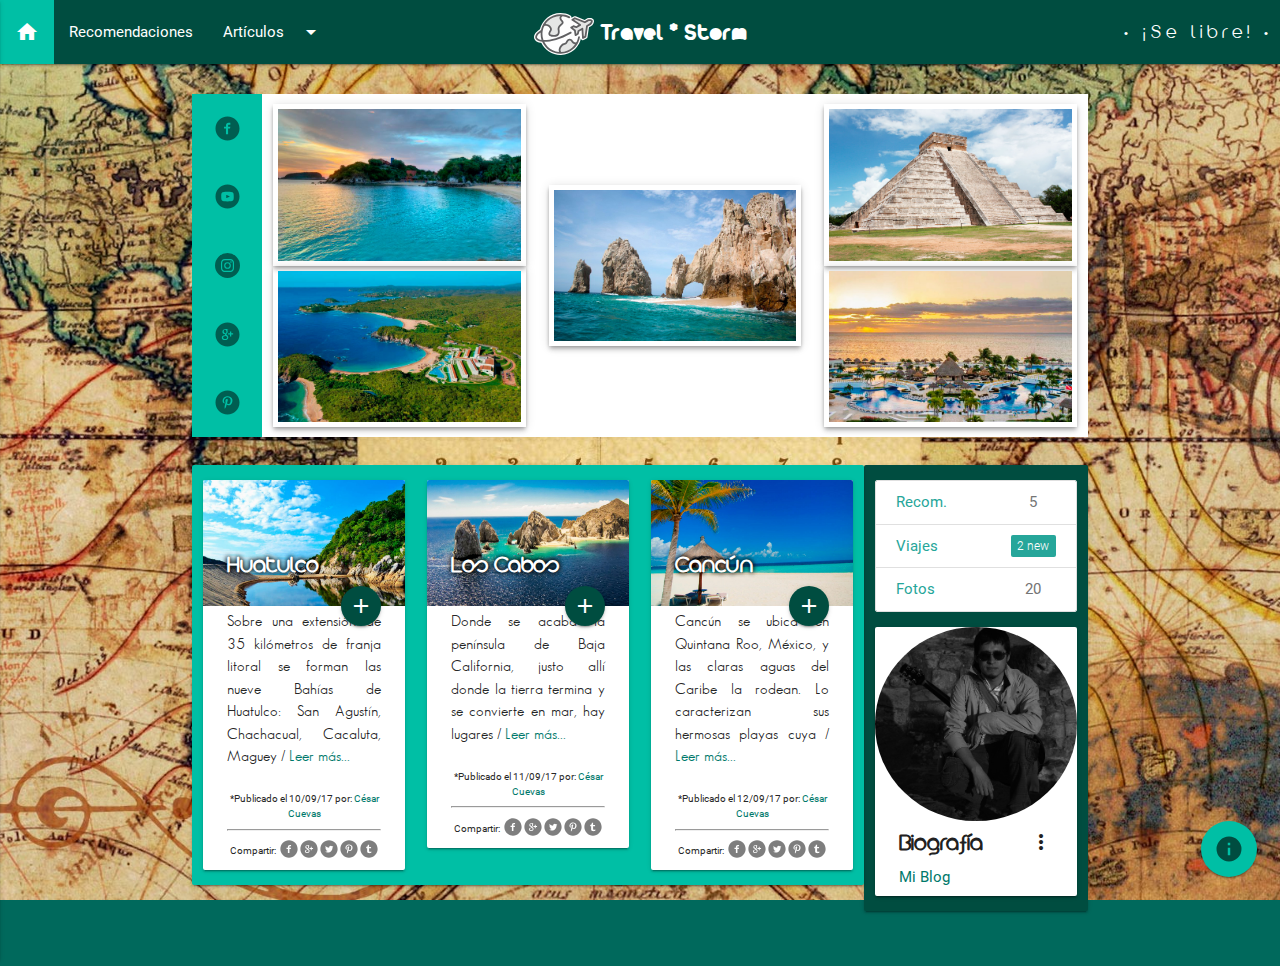
<file: index.html>
<!DOCTYPE html>
<html>

<head>
  <meta charset="utf-8">
  <meta name="viewport" content="initial-scale=1.0, width=device-width, user-scalable=no">
  <!--Importa la fuente de los íconos de Google-->
  <link href="https://fonts.googleapis.com/icon?family=Material+Icons" rel="stylesheet">
  <!--Importa la hojas de estilos de materialize css-->
  <link href="css/materialize.css" type="text/css" rel="stylesheet" media="screen,projection" />
  <link href="css/estilos.css" type="text/css" rel="stylesheet" media="screen,projection" />
  <title>Travel * Storm</title>

  <body>

    <header class="navbar-fixed">

      <nav>
        <div class="nav-wrapper teal darken-4">
          <a class="brand-logo right hide-on-small-only slogan">• ¡Se libre! •</a>
          <a href="#" class="brand-logo center sombra"><img src="img/travel-storm-logo.svg" width="60px;" alt="Imagen Rota" title="Index"> Travel * Storm</a>
          <ul class="hide-on-med-and-down">
            <li class="active teal accent-4"><a href="index.html"><i class="material-icons">home</i></a></li>
            <li><a href="recomendaciones.html">Recomendaciones</a></li>
            <li><a class="dropdown-button" data-activates="dropdown1">Artículos<i class="material-icons right">arrow_drop_down</i></a></li>
          </ul>
          <ul id="slide-out" class="side-nav">
            <li>
              <div class="user-view">
                <h5 class="white-text center-align">•Ir a:</h5>
              </div>
            </li>
            <li>
              <div class="input-field padding-campodeentrada">
                <i class="material-icons prefix">search</i>
                <input class="validate" id="search" type="text">
                <label for="search">Artículo</label>
              </div>
            </li>
            <li>
              <div class="divider"></div>
            </li>
            <li><a href="recomendaciones.html" class="waves-effect">•Recomendaciones</a></li>
            <li><a href="viajes.html" class="waves-effect">•Viajes</a></li>
            <li><a href="fotos.html" class="waves-effect">•Fotos</a></li>
          </ul>
          <a href="#" data-activates="slide-out" class="button-collapse"><i class="material-icons">menu</i></a>

        </div>
      </nav>

      <!-- Estructura Desplegable -->
      <ul id="dropdown1" class="dropdown-content">
        <li><a href="#" class="center-align"><i class="material-icons">search</i>Buscar</a></li>
        <li class="divider"></li>
        <li><a href="viajes.html" class="center-align"><i class="material-icons">location_on</i>Viajes</a></li>
        <li><a href="fotos.html" class="center-align"><i class="material-icons">photo</i>Fotos</a></li>
      </ul>

    </header>

    <section class="row container white query-vertical">

      <div class="col s12 m1 teal accent-4 apilado">
        <a href="#"><img src="entypo/facebook-with-circle.svg" alt="Enlace Roto" width="25px;"></a>
        <a href="#"><img src="entypo/youtube-with-circle.svg" alt="Enlace Roto" width="25px;"></a>
        <a href="#"><img src="entypo/instagram-with-circle.svg" alt="Enlace Roto" width="25px;"></a>
        <a href="#"><img src="entypo/google+-with-circle.svg" alt="Enlace Roto" width="25px;"></a>
        <a href="#"><img src="entypo/pinterest-with-circle.svg" alt="Enlace Roto" width="25px;"></a>
      </div>

      <div class="col s12 m3 l4 centrado-vertical-padre padding-section">
        <div class="centrado-vertical-hijo-grupo ">
          <img src="img/huatulco2.jpg" width="100%" class="z-depth-2 responsive-img materialboxed centrado-horizontal-section sombra-img" data-caption="Un agradable lugar" width="250" alt="Imagen Rota" title="Huatulco">
          <img src="img/huatulco3.jpg" width="100%" class="z-depth-2 responsive-img materialboxed centrado-horizontal-section sombra-img" data-caption="Una placentera sensación" width="250" alt="Imagen Rota" title="Huatulco">
        </div>
      </div>
      <div class="col s12 m6 l4 centrado-vertical-padre padding-inferior-smartphone">
        <div class="centrado-vertical-hijo-grupo">
          <img src="img/loscabos1.jpg" width="100%" class="z-depth-2 responsive-img materialboxed centrado-horizontal-section sombra-img" data-caption="Como estar en el paraíso" width="250" alt="Imagen Rota" title="Los Cabos">
        </div>
      </div>
      <div class="col s12 m3 l4 centrado-vertical-padre padding-inferior-smartphone">
        <div class="centrado-vertical-hijo-grupo">
          <img src="img/cancun6.jpg" width="100%" class="z-depth-2 responsive-img materialboxed centrado-horizontal-section sombra-img" data-caption="La perla del mar caribe" width="250" alt="Imagen Rota" title="Cancún">
          <img src="img/cancun7.jpg" width="100%" class="z-depth-2 responsive-img materialboxed centrado-horizontal-section sombra-img" data-caption="La perla del mar caribe" width="250" alt="Imagen Rota" title="Cancún">
        </div>
      </div>

    </section>

    <article class="row container">

      <aside class="col s12 m4 l3 push-m8 push-l9 card-panel teal darken-4">

        <div class="collection">
          <a href="recomendaciones.html" class="collection-item"><span class="badge">5</span>Recom.</a>
          <a href="viajes.html" class="collection-item"><span class="new badge">2</span>Viajes</a>
          <a href="fotos.html" class="collection-item"><span class="badge">20</span>Fotos</a>
        </div>

        <div class="card">
          <div class="card-image circle waves-effect waves-block waves-light">
            <img class="activator" src="img/biografia.jpg" alt="Imagen Rota" title="Biografía">
          </div>
          <div class="card-content">
            <span class="card-title activator grey-text text-darken-4">Biografía<i class="material-icons right">more_vert</i></span>
            <p><a href="http://rockforeverbe.blogspot.mx/" class="liga-bold teal-text text-darken-2">Mi Blog</a></p>
          </div>
          <div class="card-reveal">
            <span class="card-title teal-text text-darken-2"><strong>¡Hola!</strong><i class="material-icons right">close</i></span>
            <p class="justify-align tipo">♪♫♪ ♫♪ ♪ Pues tengo 2 ojos, una nariz, 2 brazos, 2 pies, etc. ♫ ♪♫ ♫ ♪</p>
          </div>
        </div>

      </aside>

      <div class="col s12 m8 l9 pull-m4 pull-l3 card-panel teal accent-4 padding-top-contenido">
        <div class="row margin-bottom-fila">

          <div class="col s12 m6 l4">
            <div class="card">
              <div class="card-image">
                <img width="100%" src="img/huatulco1.jpg" alt="Imagen Rota" title="Huatulco">
                <span class="card-title titulo-sombra">Huatulco</span>
                <a href="recomendaciones.html" class="btn-floating halfway-fab waves-effect waves-light teal darken-4"><i class="material-icons">add</i></a>
              </div>
              <div class="card-content">
                <p class="justify-align">Sobre una extensión de 35 kilómetros de franja litoral se forman las nueve Bahías de Huatulco: San Agustín, Chachacual, Cacaluta, Maguey / <a href="recomendaciones.html" class="liga-bold teal-text text-darken-2">Leer más...</a>
                </p>
                <br>
                <p class="tamaño-p center-align">*Publicado el 10/09/17 por: <a href="#" class="liga-bold teal-text text-darken-2">César Cuevas</a></p>
                <hr>
                <div class="center-align">
                  <p class="display-compartir">Compartir: </p>
                  <div class="display-compartir centrado-horizontal">
                    <a href="#modal1a" class="opacidad waves-effect waves-light modal-trigger"><img src="entypo/facebook-with-circle.svg" alt="Enlace Roto" width="18px;"></a>
                    <a href="#modal1a" class="opacidad waves-effect waves-light modal-trigger"><img src="entypo/google+-with-circle.svg" alt="Enlace Roto" width="18px;"></a>
                    <a href="#modal1a" class="opacidad waves-effect waves-light modal-trigger"><img src="entypo/twitter-with-circle.svg" alt="Enlace Roto" width="18px;"></a>
                    <a href="#modal1a" class="opacidad waves-effect waves-light modal-trigger"><img src="entypo/pinterest-with-circle.svg" alt="Enlace Roto" width="18px;"></a>
                    <a href="#modal1a" class="opacidad waves-effect waves-light modal-trigger"><img src="entypo/tumblr-with-circle.svg" alt="Enlace Roto" width="18px;"></a>
                  </div>
                </div>
              </div>
            </div>
          </div>

          <!-- Estructura del Modal 1 -->
          <div id="modal1a" class="modal">
            <div class="modal-content padding-inferior-modal">
              <h4 class="center-align teal-text text-darken-2 tipo">Huatulco</h4>
              <img width="100%" src="img/huatulco1.jpg" alt="Imagen Rota" title="Huatulco">
              <p class="center-align">"Un agradable lugar / Una placentera sensación"</p>
            </div>
            <div class="modal-footer padding-boton centrado-horizontal">
              <a href="#modal1b" class="modal-action modal-close waves-effect waves-green btn modal-trigger teal darken-3">Compartir</a>
              <a class="modal-action modal-close waves-effect waves-green btn teal darken-3">Cancelar</a>
            </div>
          </div>

          <!-- Modal Structure 2 -->
          <div id="modal1b" class="modal bottom-sheet">
            <div class="modal-content padding-modal-content"><br>
              <h5 class="center-align">Gracias por compartir mis artículos</h5>
            </div>
            <div class="modal-footer">
              <a href="#!" class="modal-action modal-close waves-effect waves-green btn-flat">ok</a>
            </div>
          </div>

          <div class="col s12 m6 l4">
            <div class="card">
              <div class="card-image">
                <img src="img/loscabos2.jpg" alt="Imagen Rota" title="Los Cabos">
                <span class="card-title titulo-sombra">Los Cabos</span>
                <a href="viajes.html" class="btn-floating halfway-fab waves-effect waves-light teal darken-4"><i class="material-icons">add</i></a>
              </div>
              <div class="card-content">
                <p class="justify-align">Donde se acaba la península de Baja California, justo allí donde la tierra termina y se convierte en mar, hay lugares / <a href="viajes.html" class="liga-bold teal-text text-darken-2">Leer más...</a>
                </p>
                <br>
                <p class="tamaño-p center-align">*Publicado el 11/09/17 por: <a href="#" class="liga-bold teal-text text-darken-2">César Cuevas</a></p>
                <hr>
                <div class="center-align">
                  <p class="display-compartir">Compartir: </p>
                  <div class="display-compartir centrado-horizontal">
                    <a href="#modal2a" class="opacidad waves-effect waves-light modal-trigger"><img src="entypo/facebook-with-circle.svg" alt="Enlace Roto" width="18px;"></a>
                    <a href="#modal2a" class="opacidad waves-effect waves-light modal-trigger"><img src="entypo/google+-with-circle.svg" alt="Enlace Roto" width="18px;"></a>
                    <a href="#modal2a" class="opacidad waves-effect waves-light modal-trigger"><img src="entypo/twitter-with-circle.svg" alt="Enlace Roto" width="18px;"></a>
                    <a href="#modal2a" class="opacidad waves-effect waves-light modal-trigger"><img src="entypo/pinterest-with-circle.svg" alt="Enlace Roto" width="18px;"></a>
                    <a href="#modal2a" class="opacidad waves-effect waves-light modal-trigger"><img src="entypo/tumblr-with-circle.svg" alt="Enlace Roto" width="18px;"></a>
                  </div>
                </div>
              </div>
            </div>
          </div>

          <!-- Estructura del Modal 1 -->
          <div id="modal2a" class="modal">
            <div class="modal-content padding-inferior-modal">
              <h4 class="center-align teal-text text-darken-2 tipo">Los Cabos</h4>
              <img width="100%" src="img/loscabos2.jpg" alt="Imagen Rota" title="Los Cabos">
              <p class="center-align">"Un bellisimo lugar / Como estar en el paraíso"</p>
            </div>
            <div class="modal-footer padding-boton centrado-horizontal">
              <a href="#modal2b" class="modal-action modal-close waves-effect waves-green btn modal-trigger teal darken-3">Compartir</a>
              <a class="modal-action modal-close waves-effect waves-green btn teal darken-3">Cancelar</a>
            </div>
          </div>

          <!-- Modal Structure 2 -->
          <div id="modal2b" class="modal bottom-sheet">
            <div class="modal-content padding-modal-content"><br>
              <h5 class="center-align">Gracias por compartir mis artículos</h5>
            </div>
            <div class="modal-footer">
              <a href="#!" class="modal-action modal-close waves-effect waves-green btn-flat">ok</a>
            </div>
          </div>


          <div class="col s12 m6 l4 hide-on-med-only">
            <div class="card">
              <div class="card-image">
                <img src="img/cancun5.jpg" alt="Imagen Rota" title="Cancún">
                <span class="card-title titulo-sombra">Cancún</span>
                <a href="fotos.html" class="btn-floating halfway-fab waves-effect waves-light teal darken-4"><i class="material-icons">add</i></a>
              </div>
              <div class="card-content">
                <p class="justify-align">Cancún se ubica en Quintana Roo, México, y las claras aguas del Caribe la rodean. Lo caracterizan sus hermosas playas cuya / <a href="fotos.html" class="liga-bold teal-text text-darken-2">Leer más...</a>
                </p>
                <br>
                <p class="tamaño-p center-align">*Publicado el 12/09/17 por: <a href="#" class="liga-bold teal-text text-darken-2">César Cuevas</a></p>
                <hr>
                <div class="center-align">
                  <p class="display-compartir">Compartir: </p>
                  <div class="display-compartir centrado-horizontal">
                    <a href="#modal3a" class="opacidad waves-effect waves-light modal-trigger"><img src="entypo/facebook-with-circle.svg" alt="Enlace Roto" width="18px;"></a>
                    <a href="#modal3a" class="opacidad waves-effect waves-light modal-trigger"><img src="entypo/google+-with-circle.svg" alt="Enlace Roto" width="18px;"></a>
                    <a href="#modal3a" class="opacidad waves-effect waves-light modal-trigger"><img src="entypo/twitter-with-circle.svg" alt="Enlace Roto" width="18px;"></a>
                    <a href="#modal3a" class="opacidad waves-effect waves-light modal-trigger"><img src="entypo/pinterest-with-circle.svg" alt="Enlace Roto" width="18px;"></a>
                    <a href="#modal3a" class="opacidad waves-effect waves-light modal-trigger"><img src="entypo/tumblr-with-circle.svg" alt="Enlace Roto" width="18px;"></a>
                  </div>
                </div>
              </div>
            </div>
          </div>

          <!-- Estructura del Modal 1 -->
          <div id="modal3a" class="modal">
            <div class="modal-content padding-inferior-modal">
              <h4 class="center-align teal-text text-darken-2 tipo">Cancún</h4>
              <img width="100%" src="img/cancun5.jpg" alt="Imagen Rota" title="Cancún">
              <p class="center-align">"La perla del mar caribe / La selva y el mar juntas solo para ti"</p>
            </div>
            <div class="modal-footer padding-boton centrado-horizontal">
              <a href="#modal3b" class="modal-action modal-close waves-effect waves-green btn modal-trigger teal darken-3">Compartir</a>
              <a class="modal-action modal-close waves-effect waves-green btn teal darken-3">Cancelar</a>
            </div>
          </div>

          <!-- Modal Structure 2 -->
          <div id="modal3b" class="modal bottom-sheet">
            <div class="modal-content padding-modal-content"><br>
              <h5 class="center-align">Gracias por compartir mis artículos</h5>
            </div>
            <div class="modal-footer">
              <a href="#!" class="modal-action modal-close waves-effect waves-green btn-flat">ok</a>
            </div>
          </div>

          <div class="row margin-bottom-fila hide-on-large-only hide-on-small-only margin-fila-escondida">
            <div class="col m12">
              <div class="card">
                <div class="card-image">
                  <img src="img/cancun5.jpg" alt="Imagen Rota" title="Cancún">
                  <span class="card-title titulo-sombra">Cancún</span>
                  <a href="fotos.html" class="btn-floating halfway-fab waves-effect waves-light teal darken-4"><i class="material-icons">add</i></a>
                </div>
                <div class="card-content">
                  <p class="justify-align">Cancún se ubica en Quintana Roo, México, y las claras aguas del Caribe la rodean. Lo caracterizan sus hermosas playas cuya / <a href="fotos.html" class="liga-bold teal-text text-darken-2">Leer más...</a>
                  </p>
                  <br>
                  <p class="tamaño-p center-align">*Publicado el 12/09/17 por: <a href="#" class="liga-bold teal-text text-darken-2">César Cuevas</a></p>
                  <hr>
                  <div class="center-align">
                    <p class="display-compartir">Compartir: </p>
                    <div class="display-compartir centrado-horizontal">
                      <a href="#modal4a" class="opacidad waves-effect waves-light modal-trigger"><img src="entypo/facebook-with-circle.svg" alt="Enlace Roto" width="18px;"></a>
                      <a href="#modal4a" class="opacidad waves-effect waves-light modal-trigger"><img src="entypo/google+-with-circle.svg" alt="Enlace Roto" width="18px;"></a>
                      <a href="#modal4a" class="opacidad waves-effect waves-light modal-trigger"><img src="entypo/twitter-with-circle.svg" alt="Enlace Roto" width="18px;"></a>
                      <a href="#modal4a" class="opacidad waves-effect waves-light modal-trigger"><img src="entypo/pinterest-with-circle.svg" alt="Enlace Roto" width="18px;"></a>
                      <a href="#modal4a" class="opacidad waves-effect waves-light modal-trigger"><img src="entypo/tumblr-with-circle.svg" alt="Enlace Roto" width="18px;"></a>
                    </div>
                  </div>
                </div>
              </div>
            </div>

            <!-- Estructura del Modal 1 -->
            <div id="modal4a" class="modal">
              <div class="modal-content padding-inferior-modal">
                <h4 class="center-align teal-text text-darken-2 tipo">Cancún</h4>
                <img width="100%" src="img/cancun5.jpg" alt="Imagen Rota" title="Cancún">
                <p class="center-align">"La perla del mar caribe / La selva y el mar juntas solo para ti"</p>
              </div>
              <div class="modal-footer padding-boton centrado-horizontal">
                <a href="#modal4b" class="modal-action modal-close waves-effect waves-green btn modal-trigger teal darken-3">Compartir</a>
                <a class="modal-action modal-close waves-effect waves-green btn teal darken-3">Cancelar</a>
              </div>
            </div>

            <!-- Modal Structure 2 -->
            <div id="modal4b" class="modal bottom-sheet">
              <div class="modal-content padding-modal-content"><br>
                <h5 class="center-align">Gracias por compartir mis artículos del 3B</h5>
              </div>
              <div class="modal-footer">
                <a href="#!" class="modal-action modal-close waves-effect waves-green btn-flat">ok</a>
              </div>
            </div>

          </div>

        </div>

    </article>

    <footer class="fixed-action-btn toolbar">
      <a class="btn-floating btn-large teal accent-4">
        <i class="small material-icons color-copyright">info</i>
      </a>
      <ul>
        <li class="waves-effect waves-light"><a href="http://rockforeverbe.blogspot.mx/" target="_blank"><i class="material-icons">public</i></a></li>
        <li class="waves-effect waves-light"><a href="#"><i class="material-icons">copyright</i> 2017</a></li>
        <li class="waves-effect waves-light"><a href="mailto:isamuhikaru@hotmail.com" target="_blank"><i class="material-icons">face</i></a></li>
      </ul>
    </footer>


    <script type="text/javascript" src="https://code.jquery.com/jquery-2.1.1.min.js"></script>
    <script type="text/javascript" src="js/materialize.min.js"></script>
    <!-- Script para el menu lateral -->
    <script>
      $(document).ready(function() {
        $(".button-collapse").sideNav();
        $('.materialboxed').materialbox()
        $('.modal').modal();
        $('.slider').slider();
      })
    </script>
  </body>

</html>
</file>
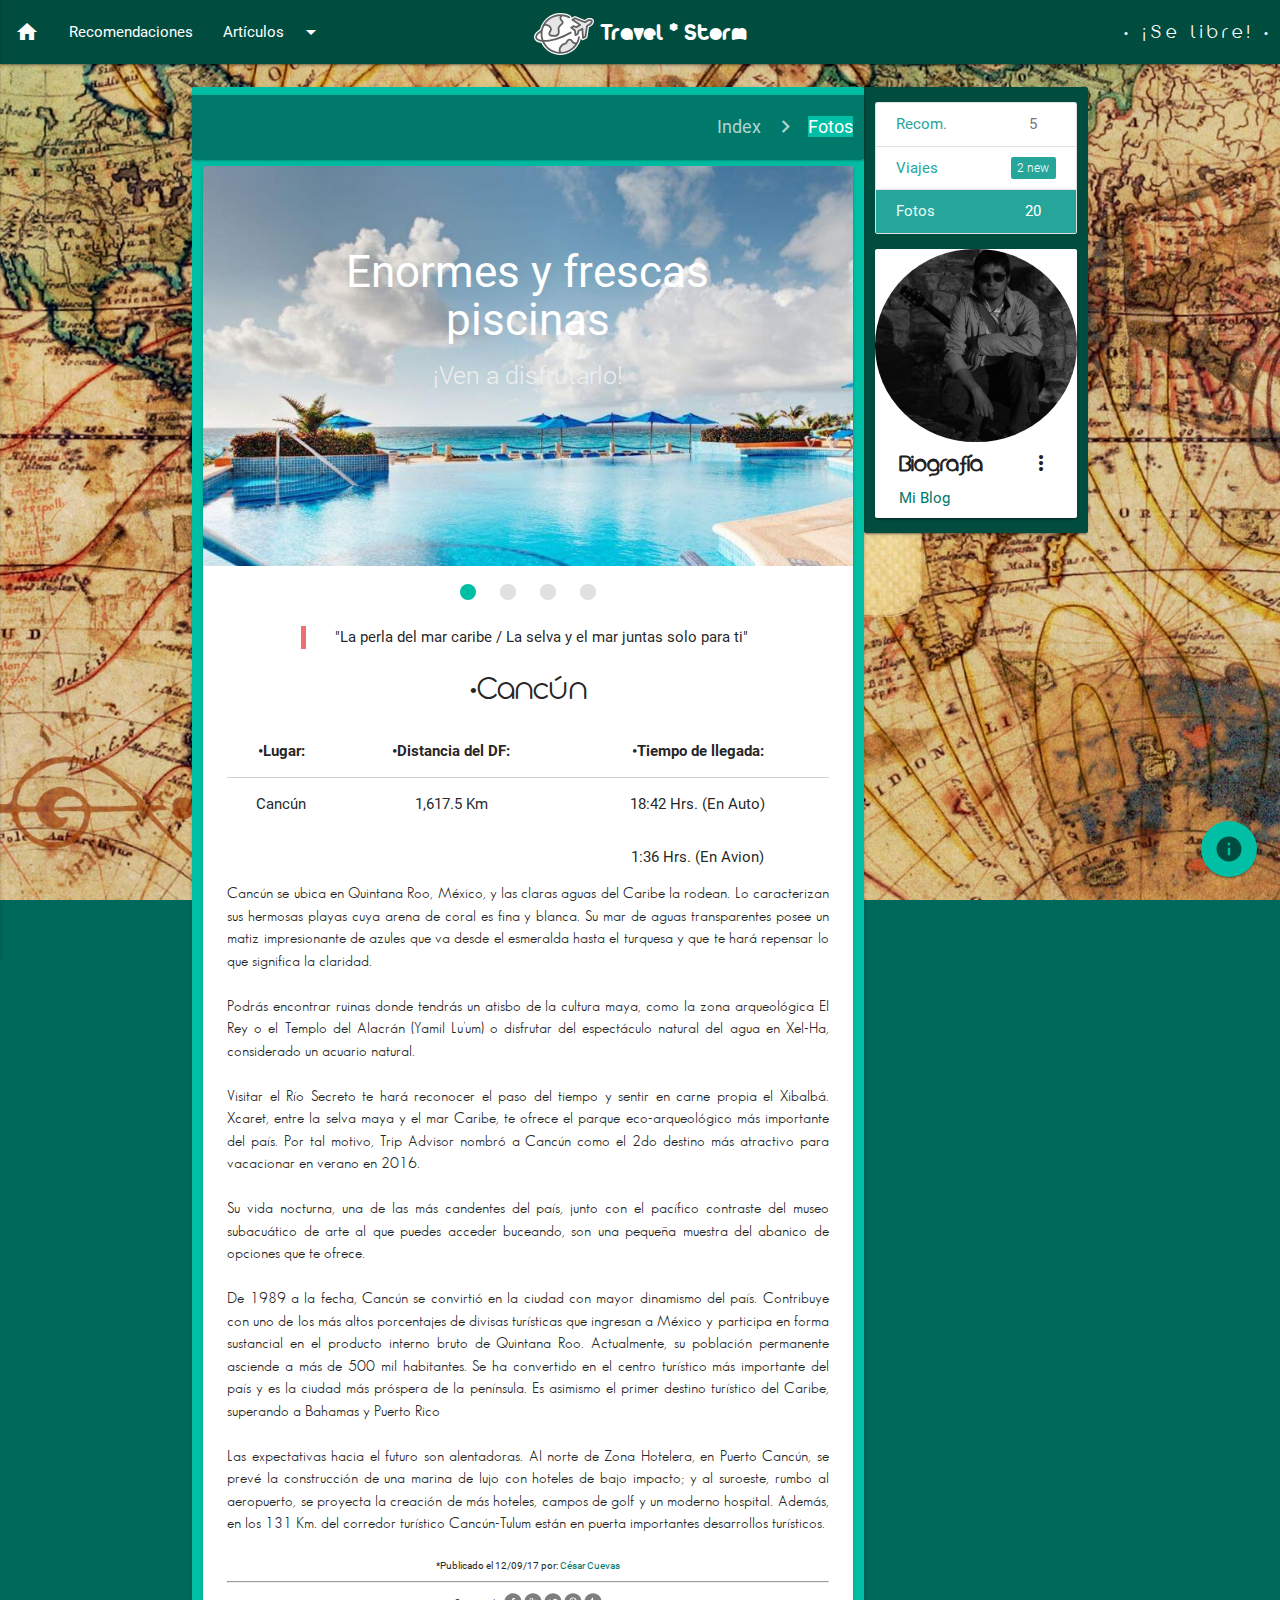
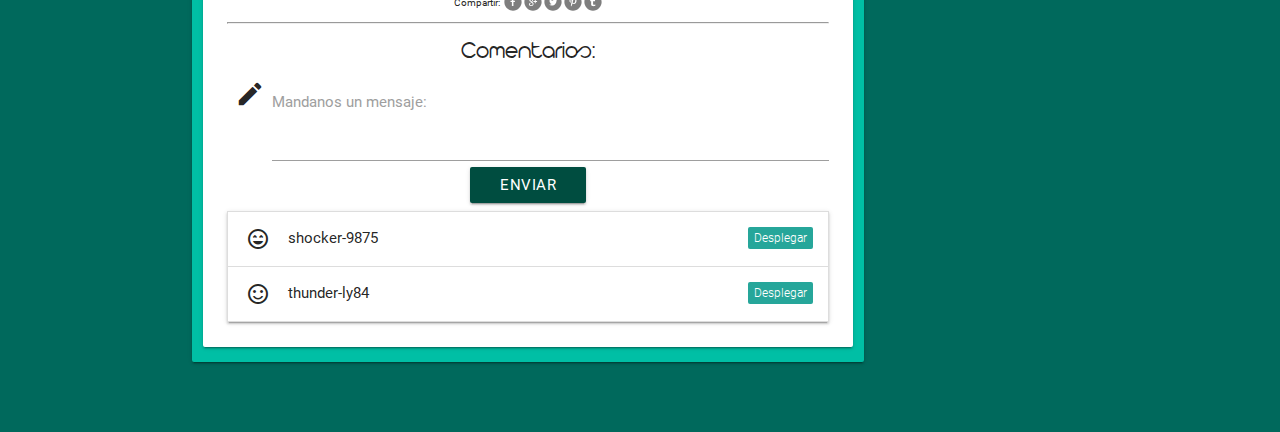
<file: fotos.html>
<!DOCTYPE html>
<html>

<head>
  <meta charset="utf-8">
  <meta name="viewport" content="initial-scale=1.0, width=device-width, user-scalable=no">
  <!--Importa la fuente de los íconos de Google-->
  <link href="https://fonts.googleapis.com/icon?family=Material+Icons" rel="stylesheet">
  <!--Importa la hojas de estilos de materialize css-->
  <link href="css/materialize.css" type="text/css" rel="stylesheet" media="screen,projection" />
  <link href="css/estilos.css" type="text/css" rel="stylesheet" media="screen,projection" />
  <title>Travel * Storm / Fotos</title>

  <body>

    <header class="navbar-fixed">

      <nav>
        <div class="nav-wrapper teal darken-4">
          <a class="brand-logo right hide-on-small-only slogan">• ¡Se libre! •</a>
          <a href="index.html" class="brand-logo center sombra"><img src="img/travel-storm-logo.svg" width="60px;" alt="Imagen Rota" title="Index"> Travel * Storm</a>
          <ul class="hide-on-med-and-down">
            <li><a href="index.html"><i class="material-icons">home</i></a></li>
            <li><a href="recomendaciones.html">Recomendaciones</a></li>
            <li><a class="dropdown-button" data-activates="dropdown1">Artículos<i class="material-icons right">arrow_drop_down</i></a></li>
          </ul>
          <ul id="slide-out" class="side-nav">
            <li>
              <div class="user-view">
                <h5 class="white-text center-align">•Ir a:</h5>
              </div>
            </li>
            <li>
              <div class="input-field padding-campodeentrada">
                <i class="material-icons prefix">search</i>
                <input class="validate" id="search" type="text">
                <label for="search">Artículo</label>
              </div>
            </li>
            <li>
              <div class="divider"></div>
            </li>
            <li><a href="recomendaciones.html" class="waves-effect">•Recomendaciones</a></li>
            <li><a href="viajes.html" class="waves-effect">•Viajes</a></li>
            <li class="active teal darken-4"><a class="waves-effect teal-text text-accent-2">•Fotos</a></li>
          </ul>
          <a href="#" data-activates="slide-out" class="button-collapse"><i class="material-icons">menu</i></a>

        </div>
      </nav>

      <!-- Estructura Desplegable -->
      <ul id="dropdown1" class="dropdown-content">
        <li><a href="#" class="center-align"><i class="material-icons">search</i>Buscar</a></li>
        <li class="divider"></li>
        <li><a href="viajes.html" class="center-align"><i class="material-icons">location_on</i>Viajes</a></li>
        <li class="active"><a href="fotos.html" class="center-align"><i class="material-icons">photo</i>Fotos</a></li>
      </ul>

    </header>

    <article class="row container section">

      <aside class="col s12 m4 l3 push-m8 push-l9 card-panel teal darken-4">

        <div class="collection">
          <a href="recomendaciones.html" class="collection-item"><span class="badge">5</span>Recom.</a>
          <a href="viajes.html" class="collection-item"><span class="new badge">2</span>Viajes</a>
          <a href="fotos.html" class="active collection-item"><span class="badge white-text">20</span>Fotos</a>
        </div>

        <div class="card hide-on-small-only">
          <div class="card-image circle waves-effect waves-block waves-light">
            <img class="activator" src="img/biografia.jpg" alt="Imagen Rota" title="Biografía">
          </div>
          <div class="card-content">
            <span class="card-title activator grey-text text-darken-4">Biografía<i class="material-icons right">more_vert</i></span>
            <p><a href="http://rockforeverbe.blogspot.mx/" class="liga-bold teal-text text-darken-2">Mi Blog</a></p>
          </div>
          <div class="card-reveal">
            <span class="card-title teal-text text-darken-2"><strong>¡Hola!</strong><i class="material-icons right">close</i></span>
            <p class="justify-align tipo">♪♫♪ ♫♪ ♪ Pues tengo 2 ojos, una nariz, 2 brazos, 2 pies, etc. ♫ ♪♫ ♫ ♪</p>
          </div>
        </div>

      </aside>

      <div class="col s12 m8 l9 pull-m4 pull-l3 card-panel teal accent-4 padding-top-contenido">
        <div class="row margin-bottom-fila">

          <nav class="teal darken-2">
            <div class="nav-wrapper right">
              <div class="col s12">
                <a href="index.html" class="breadcrumb">Index</a>
                <a class="breadcrumb"><span class="teal accent-4">Fotos</span></a>
              </div>
            </div>
          </nav>

          <div class="col s12">
            <div class="card">
              <div class="slider">
                <ul class="slides">
                  <li>
                    <img src="img/cancun1.jpg" alt="imagen Rota" title="Cancún">
                    <!-- Imagen Aleatoria -->
                    <div class="caption center-align">
                      <h3>Enormes y frescas piscinas</h3>
                      <h5 class="light grey-text text-lighten-3">¡Ven a disfrutarlo!</h5>
                    </div>
                  </li>
                  <li>
                    <img src="img/cancun2.jpg" alt="imagen Rota" title="Cancún">
                    <!-- Imagen Aleatoria -->
                    <div class="caption center-align">
                      <h3>Gran cantidad de cenotes</h3>
                      <h5 class="light grey-text text-lighten-3">¡Ven a disfrutarlo!</h5>
                    </div>
                  </li>
                  <li>
                    <img src="img/cancun3.jpg" alt="imagen Rota" title="Cancún">
                    <!-- Imagen Aleatoria -->
                    <div class="caption center-align">
                      <h3>Chozas sobre el mar</h3>
                      <h5 class="light grey-text text-lighten-3">¡Ven a disfrutarlo!</h5>
                    </div>
                  </li>
                  <li>
                    <img src="img/cancun4.jpg" alt="imagen Rota" title="Cancún">
                    <!-- Imagen Aleatoria -->
                    <div class="caption center-align">
                      <h3>Hoteles de primer nivel</h3>
                      <h5 class="light grey-text text-lighten-3">¡Ven a disfrutarlo!</h5>
                    </div>
                  </li>
                </ul>
              </div>
              <div class="container">
                <blockquote class="center-align">
                  "La perla del mar caribe / La selva y el mar juntas solo para ti"
                </blockquote>
              </div>
              <h4 class="tipo center-align">•Cancún</h4>
              <div class="card-content padding-comentarios">
                <table class="centered">
                  <thead>
                    <tr>
                      <th>•Lugar:</th>
                      <th>•Distancia del DF:</th>
                      <th>•Tiempo de llegada:</th>
                    </tr>
                  </thead>

                  <tbody>
                    <tr>
                      <td>Cancún</td>
                      <td>1,617.5 Km</td>
                      <td>18:42 Hrs. (En Auto)</td>
                    </tr>
                    <tr>
                      <td></td>
                      <td></td>
                      <td>1:36 Hrs. (En Avion)</td>
                    </tr>
                  </tbody>
                </table>
                <p class="justify-align">Cancún se ubica en Quintana Roo, México, y las claras aguas del Caribe la rodean. Lo caracterizan sus hermosas playas cuya arena de coral es fina y blanca. Su mar de aguas transparentes posee un matiz impresionante de azules que va desde
                  el esmeralda hasta el turquesa y que te hará repensar lo que significa la claridad.</p>
                <br>
                <p class="justify-align">Podrás encontrar ruinas donde tendrás un atisbo de la cultura maya, como la zona arqueológica El Rey o el Templo del Alacrán (Yamil Lu’um) o disfrutar del espectáculo natural del agua en Xel-Ha, considerado un acuario natural.</p>
                <br>
                <p class="justify-align">Visitar el Río Secreto te hará reconocer el paso del tiempo y sentir en carne propia el Xibalbá. Xcaret, entre la selva maya y el mar Caribe, te ofrece el parque eco-arqueológico más importante del país. Por tal motivo, Trip Advisor nombró
                  a Cancún como el 2do destino más atractivo para vacacionar en verano en 2016.</p>
                <br>
                <p class="justify-align">Su vida nocturna, una de las más candentes del país, junto con el pacífico contraste del museo subacuático de arte al que puedes acceder buceando, son una pequeña muestra del abanico de opciones que te ofrece.</p>
                <br>
                <p class="justify-align">De 1989 a la fecha, Cancún se convirtió en la ciudad con mayor dinamismo del país. Contribuye con uno de los más altos porcentajes de divisas turísticas que ingresan a México y participa en forma sustancial en el producto interno bruto
                  de Quintana Roo. Actualmente, su población permanente asciende a más de 500 mil habitantes. Se ha convertido en el centro turístico más importante del país y es la ciudad más próspera de la península. Es asimismo el primer destino turístico
                  del Caribe, superando a Bahamas y Puerto Rico</p>
                <br>
                <p class="justify-align">Las expectativas hacia el futuro son alentadoras. Al norte de Zona Hotelera, en Puerto Cancún, se prevé la construcción de una marina de lujo con hoteles de bajo impacto; y al suroeste, rumbo al aeropuerto, se proyecta la creación de más
                  hoteles, campos de golf y un moderno hospital. Además, en los 131 Km. del corredor turístico Cancún-Tulum están en puerta importantes desarrollos turísticos.</p>
                <br>
                <p class="tamaño-p center-align">*Publicado el 12/09/17 por: <a href="#" class="liga-bold teal-text text-darken-2">César Cuevas</a></p>
                <hr>
                <div class="center-align">
                  <p class="display-compartir">Compartir: </p>
                  <div class="display-compartir centrado-horizontal">
                    <a href="#modal1a" class="opacidad waves-effect waves-light modal-trigger"><img src="entypo/facebook-with-circle.svg" alt="Enlace Roto" width="18px;"></a>
                    <a href="#modal1a" class="opacidad waves-effect waves-light modal-trigger"><img src="entypo/google+-with-circle.svg" alt="Enlace Roto" width="18px;"></a>
                    <a href="#modal1a" class="opacidad waves-effect waves-light modal-trigger"><img src="entypo/twitter-with-circle.svg" alt="Enlace Roto" width="18px;"></a>
                    <a href="#modal1a" class="opacidad waves-effect waves-light modal-trigger"><img src="entypo/pinterest-with-circle.svg" alt="Enlace Roto" width="18px;"></a>
                    <a href="#modal1a" class="opacidad waves-effect waves-light modal-trigger"><img src="entypo/tumblr-with-circle.svg" alt="Enlace Roto" width="18px;"></a>
                  </div>
                </div>
                <hr>
                <h5 class="center-align tipo">Comentarios:</h5>
                <form class="center-align">
                  <div class="input-field">
                    <i class="material-icons prefix">edit</i>
                    <textarea id="textarea1" class="materialize-textarea"></textarea>
                    <label for="textarea1">Mandanos un mensaje:</label>
                    <a href="#" class="waves-effect waves-light btn teal darken-4">Enviar</a
                  </div>
                </form>
                <ul class="collapsible" data-collapsible="accordion">
                  <li>
                    <div class="collapsible-header">
                      <i class="material-icons">sentiment_very_satisfied</i>
                      shocker-9875
                      <span class="new badge" data-badge-caption="Desplegar"></span>
                    </div>
                    <div class="collapsible-body">
                      <p class="justify-align">Lorem ipsum dolor sit amet, consectetur adipisicing elit, sed do eiusmod tempor incididunt ut
                        labore et dolore magna aliqua. Ut enim ad minim veniam, quis nostrud exercitation ullamco laboris
                        nisi ut aliquip ex ea commodo consequat. Duis aute irure dolor in reprehenderit in voluptate velit
                        esse cillum dolore eu fugiat nulla pariatur. Excepteur sint occaecat cupidatat non proident,
                        sunt in culpa qui officia deserunt mollit anim id est laborum.</p>
                        <div class="center-align">
                          <a href="#" class="tamaño-p liga-bold teal-text text-darken-2">Responder</a> / <a href="#" class="tamaño-p liga-bold teal-text text-darken-2">Reportar</a> / <a href="#" class="tamaño-p liga-bold teal-text text-darken-2">Bloquear</a>
                  </div>
              </div>
              </li>
              <li>
                <div class="collapsible-header">
                  <i class="material-icons">sentiment_satisfied</i> thunder-ly84
                  <span class="new badge" data-badge-caption="Desplegar"></span>
                </div>
                <div class="collapsible-body">
                  <p class="justify-align">Lorem ipsum dolor sit amet, consectetur adipisicing elit, sed do eiusmod tempor incididunt ut labore et dolore magna aliqua. Ut enim ad minim veniam, quis nostrud exercitation ullamco laboris nisi ut aliquip ex ea commodo consequat.
                    Duis aute irure dolor in reprehenderit in voluptate velit esse cillum dolore eu fugiat nulla pariatur. Excepteur sint occaecat cupidatat non proident, sunt in culpa qui officia deserunt mollit anim id est laborum.</p>
                  <div class="center-align">
                    <a href="#" class="tamaño-p liga-bold teal-text text-darken-2">Responder</a> / <a href="#" class="tamaño-p liga-bold teal-text text-darken-2">Reportar</a> / <a href="#" class="tamaño-p liga-bold teal-text text-darken-2">Bloquear</a>
                  </div>
                </div>
              </li>
              </ul>
            </div>
          </div>
        </div>

        <!-- Estructura del Modal 1 -->
        <div id="modal1a" class="modal">
          <div class="modal-content padding-inferior-modal">
            <h4 class="center-align teal-text text-darken-2 tipo">Cancún</h4>

            <div class="slider">
              <ul class="slides">
                <li>
                  <img src="img/cancun1.jpg" alt="imagen Rota" title="Cancún">
                  <!-- Imagen Aleatoria -->
                  <div class="caption center-align">
                    <h4>Enormes y frescas piscinas</h4>
                    <h6 class="light grey-text text-lighten-3">¡Ven a disfrutarlo!</h6>
                  </div>
                </li>
                <li>
                  <img src="img/cancun2.jpg" alt="imagen Rota" title="Cancún">
                  <!-- Imagen Aleatoria -->
                  <div class="caption center-align">
                    <h4>Gran cantidad de cenotes</h4>
                    <h6 class="light grey-text text-lighten-3">¡Ven a disfrutarlo!</h6>
                  </div>
                </li>
                <li>
                  <img src="img/cancun3.jpg" alt="imagen Rota" title="Cancún">
                  <!-- Imagen Aleatoria -->
                  <div class="caption center-align">
                    <h4>Chozas sobre el mar</h4>
                    <h6 class="light grey-text text-lighten-3">¡Ven a disfrutarlo!</h6>
                  </div>
                </li>
                <li>
                  <img src="img/cancun4.jpg" alt="imagen Rota" title="Cancún">
                  <!-- Imagen Aleatoria -->
                  <div class="caption center-align">
                    <h3>Hoteles de primer nivel</h3>
                    <h5 class="light grey-text text-lighten-3">¡Ven a disfrutarlo!</h5>
                  </div>
                </li>
              </ul>
            </div>

            <p class="center-align">"La perla del mar caribe / La selva y el mar juntas solo para ti"</p>
          </div>
          <div class="modal-footer padding-boton centrado-horizontal">
            <a href="#modal1b" class="modal-action modal-close waves-effect waves-green btn modal-trigger teal darken-3">Compartir</a>
            <a class="modal-action modal-close waves-effect waves-green btn teal darken-3">Cancelar</a>
          </div>
        </div>

        <!-- Modal Structure 2 -->
        <div id="modal1b" class="modal bottom-sheet">
          <div class="modal-content padding-modal-content"><br>
            <h5 class="center-align">Gracias por compartir mis artículos</h5>
          </div>
          <div class="modal-footer">
            <a href="#!" class="modal-action modal-close waves-effect waves-green btn-flat">ok</a>
          </div>
        </div>

      </div>

      </div>

    </article>

    <footer class="fixed-action-btn toolbar">
      <a class="btn-floating btn-large teal accent-4">
        <i class="small material-icons color-copyright">info</i>
      </a>
      <ul>
        <li class="waves-effect waves-light"><a href="http://rockforeverbe.blogspot.mx/" target="_blank"><i class="material-icons">public</i></a></li>
        <li class="waves-effect waves-light"><a href="#"><i class="material-icons">copyright</i> 2017</a></li>
        <li class="waves-effect waves-light"><a href="mailto:isamuhikaru@hotmail.com" target="_blank"><i class="material-icons">face</i></a></li>
      </ul>
    </footer>


    <script type="text/javascript" src="https://code.jquery.com/jquery-2.1.1.min.js"></script>
    <script type="text/javascript" src="js/materialize.min.js"></script>
    <!-- Script para el menu lateral -->
    <script>
      $(document).ready(function() {
        $(".button-collapse").sideNav();
        $('.materialboxed').materialbox()
        $('.modal').modal();
        $('.slider').slider();
      })
    </script>
  </body>

</html>
</file>
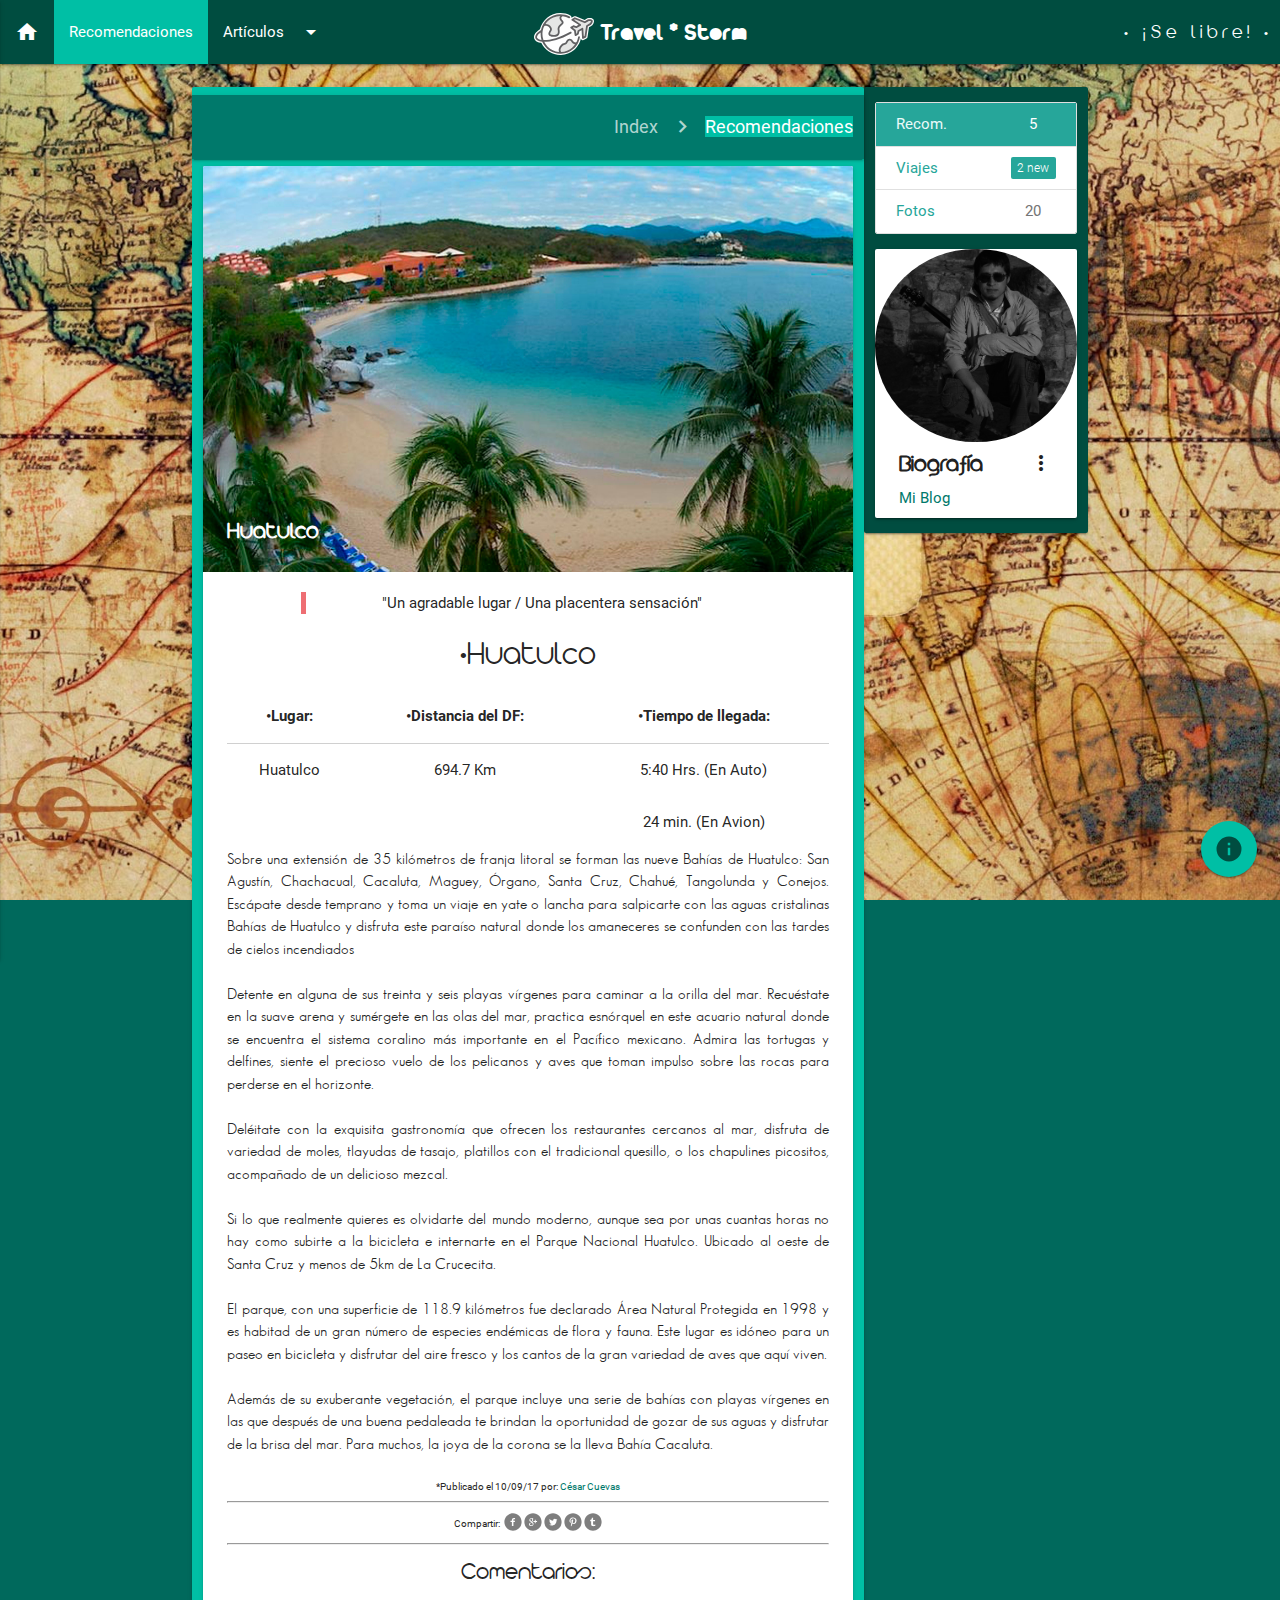
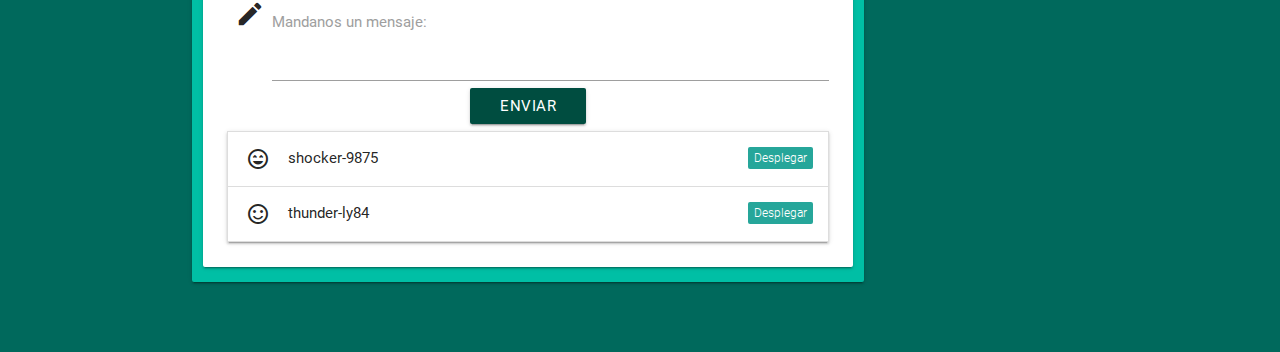
<file: recomendaciones.html>
<!DOCTYPE html>
<html>

<head>
  <meta charset="utf-8">
  <meta name="viewport" content="initial-scale=1.0, width=device-width, user-scalable=no">
  <!--Importa la fuente de los íconos de Google-->
  <link href="https://fonts.googleapis.com/icon?family=Material+Icons" rel="stylesheet">
  <!--Importa la hojas de estilos de materialize css-->
  <link href="css/materialize.css" type="text/css" rel="stylesheet" media="screen,projection" />
  <link href="css/estilos.css" type="text/css" rel="stylesheet" media="screen,projection" />
  <title>Travel * Storm / Recomendaciones</title>

  <body>

    <header class="navbar-fixed">

      <nav>
        <div class="nav-wrapper teal darken-4">
          <a class="brand-logo right hide-on-small-only slogan">• ¡Se libre! •</a>
          <a href="index.html" class="brand-logo center sombra"><img src="img/travel-storm-logo.svg" width="60px;" alt="Imagen Rota" title="Index"> Travel * Storm</a>
          <ul class="hide-on-med-and-down">
            <li><a href="index.html"><i class="material-icons">home</i></a></li>
            <li class="active teal accent-4"><a>Recomendaciones</a></li>
            <li><a class="dropdown-button" data-activates="dropdown1">Artículos<i class="material-icons right">arrow_drop_down</i></a></li>
          </ul>
          <ul id="slide-out" class="side-nav">
            <li>
              <div class="user-view">
                <h5 class="white-text center-align">•Ir a:</h5>
              </div>
            </li>
            <li>
              <div class="input-field padding-campodeentrada">
                <i class="material-icons prefix">search</i>
                <input class="validate" id="search" type="text">
                <label for="search">Artículo</label>
              </div>
            </li>
            <li>
              <div class="divider"></div>
            </li>
            <li class="active teal darken-4"><a class="waves-effect teal-text text-accent-2">•Recomendaciones</a></li>
            <li><a href="viajes.html" class="waves-effect">•Viajes</a></li>
            <li><a href="fotos.html" class="waves-effect">•Fotos</a></li>
          </ul>
          <a href="#" data-activates="slide-out" class="button-collapse"><i class="material-icons">menu</i></a>

        </div>
      </nav>

      <!-- Estructura Desplegable -->
      <ul id="dropdown1" class="dropdown-content">
        <li><a href="#" class="center-align"><i class="material-icons">search</i>Buscar</a></li>
        <li class="divider"></li>
        <li><a href="viajes.html" class="center-align"><i class="material-icons">location_on</i>Viajes</a></li>
        <li><a href="fotos.html" class="center-align"><i class="material-icons">photo</i>Fotos</a></li>
      </ul>

    </header>

    <article class="row container section">

      <aside class="col s12 m4 l3 push-m8 push-l9 card-panel teal darken-4">

        <div class="collection">
          <a class="active collection-item"><span class="badge white-text">5</span>Recom.</a>
          <a href="viajes.html" class="collection-item"><span class="new badge">2</span>Viajes</a>
          <a href="fotos.html" class="collection-item"><span class="badge">20</span>Fotos</a>
        </div>

        <div class="card hide-on-small-only">
          <div class="card-image circle waves-effect waves-block waves-light">
            <img class="activator" src="img/biografia.jpg" alt="Imagen Rota" title="Biografía">
          </div>
          <div class="card-content">
            <span class="card-title activator grey-text text-darken-4">Biografía<i class="material-icons right">more_vert</i></span>
            <p><a href="http://rockforeverbe.blogspot.mx/" class="liga-bold teal-text text-darken-2">Mi Blog</a></p>
          </div>
          <div class="card-reveal">
            <span class="card-title teal-text text-darken-2"><strong>¡Hola!</strong><i class="material-icons right">close</i></span>
            <p class="justify-align tipo">♪♫♪ ♫♪ ♪ Pues tengo 2 ojos, una nariz, 2 brazos, 2 pies, etc. ♫ ♪♫ ♫ ♪</p>
          </div>
        </div>

      </aside>

      <div class="col s12 m8 l9 pull-m4 pull-l3 card-panel teal accent-4 padding-top-contenido">
        <div class="row margin-bottom-fila">

          <nav class="teal darken-2">
            <div class="nav-wrapper right">
              <div class="col s12">
                <a href="index.html" class="breadcrumb">Index</a>
                <a class="breadcrumb"><span class="teal accent-4">Recomendaciones</span></a>
              </div>
            </div>
          </nav>

          <div class="col s12">
            <div class="card">
              <div class="card-image">
                <img src="img/huatulco4.jpg" alt="Imagen Rota" title="Huatulco">
                <span class="card-title">Huatulco</span>
              </div>
              <div class="container">
                <blockquote class="center-align">
                  "Un agradable lugar / Una placentera sensación"
                </blockquote>
              </div>
              <h4 class="tipo center-align">•Huatulco</h4>
              <div class="card-content padding-comentarios">
                <table class="centered">
                  <thead>
                    <tr>
                      <th>•Lugar:</th>
                      <th>•Distancia del DF:</th>
                      <th>•Tiempo de llegada:</th>
                    </tr>
                  </thead>

                  <tbody>
                    <tr>
                      <td>Huatulco</td>
                      <td>694.7 Km</td>
                      <td>5:40 Hrs. (En Auto)</td>
                    </tr>
                    <tr>
                      <td></td>
                      <td></td>
                      <td>24 min. (En Avion)</td>
                    </tr>
                  </tbody>
                </table>
                <p class="justify-align">Sobre una extensión de 35 kilómetros de franja litoral se forman las nueve Bahías de Huatulco: San Agustín, Chachacual, Cacaluta, Maguey, Órgano, Santa Cruz, Chahué, Tangolunda y Conejos. Escápate desde temprano y toma un viaje en yate
                  o lancha para salpicarte con las aguas cristalinas Bahías de Huatulco y disfruta este paraíso natural donde los amaneceres se confunden con las tardes de cielos incendiados</p>
                <br>
                <p class="justify-align">Detente en alguna de sus treinta y seis playas vírgenes para caminar a la orilla del mar. Recuéstate en la suave arena y sumérgete en las olas del mar, practica esnórquel en este acuario natural donde se encuentra el sistema coralino más
                  importante en el Pacífico mexicano. Admira las tortugas y delfines, siente el precioso vuelo de los pelicanos y aves que toman impulso sobre las rocas para perderse en el horizonte.</p>
                <br>
                <p class="justify-align">Deléitate con la exquisita gastronomía que ofrecen los restaurantes cercanos al mar, disfruta de variedad de moles, tlayudas de tasajo, platillos con el tradicional quesillo, o los chapulines picositos, acompañado de un delicioso mezcal.</p>
                <br>
                <p class="justify-align">Si lo que realmente quieres es olvidarte del mundo moderno, aunque sea por unas cuantas horas no hay como subirte a la bicicleta e internarte en el Parque Nacional Huatulco. Ubicado al oeste de Santa Cruz y menos de 5km de La Crucecita.</p>
                <br>
                <p class="justify-align">El parque, con una superficie de 118.9 kilómetros fue declarado Área Natural Protegida en 1998 y es habitad de un gran número de especies endémicas de flora y fauna. Este lugar es idóneo para un paseo en bicicleta y disfrutar del aire
                  fresco y los cantos de la gran variedad de aves que aquí viven.</p>
                <br>
                <p class="justify-align">Además de su exuberante vegetación, el parque incluye una serie de bahías con playas vírgenes en las que después de una buena pedaleada te brindan la oportunidad de gozar de sus aguas y disfrutar de la brisa del mar. Para muchos, la joya
                  de la corona se la lleva Bahía Cacaluta.</p>
                <br>
                <p class="tamaño-p center-align">*Publicado el 10/09/17 por: <a href="#" class="liga-bold teal-text text-darken-2">César Cuevas</a></p>
                <hr>
                <div class="center-align">
                  <p class="display-compartir">Compartir: </p>
                  <div class="display-compartir centrado-horizontal">
                    <a href="#modal1a" class="opacidad waves-effect waves-light modal-trigger"><img src="entypo/facebook-with-circle.svg" alt="Enlace Roto" width="18px;"></a>
                    <a href="#modal1a" class="opacidad waves-effect waves-light modal-trigger"><img src="entypo/google+-with-circle.svg" alt="Enlace Roto" width="18px;"></a>
                    <a href="#modal1a" class="opacidad waves-effect waves-light modal-trigger"><img src="entypo/twitter-with-circle.svg" alt="Enlace Roto" width="18px;"></a>
                    <a href="#modal1a" class="opacidad waves-effect waves-light modal-trigger"><img src="entypo/pinterest-with-circle.svg" alt="Enlace Roto" width="18px;"></a>
                    <a href="#modal1a" class="opacidad waves-effect waves-light modal-trigger"><img src="entypo/tumblr-with-circle.svg" alt="Enlace Roto" width="18px;"></a>
                  </div>
                </div>
                <hr>
                <h5 class="center-align tipo">Comentarios:</h5>
                <form class="center-align">
                  <div class="input-field">
                    <i class="material-icons prefix">edit</i>
                    <textarea id="textarea1" class="materialize-textarea"></textarea>
                    <label for="textarea1">Mandanos un mensaje:</label>
                    <a href="#" class="waves-effect waves-light btn teal darken-4">Enviar</a
                  </div>
                </form>
                <ul class="collapsible" data-collapsible="accordion">
                  <li>
                    <div class="collapsible-header">
                      <i class="material-icons">sentiment_very_satisfied</i>
                      shocker-9875
                      <span class="new badge" data-badge-caption="Desplegar"></span>
                    </div>
                    <div class="collapsible-body">
                      <p class="justify-align">Lorem ipsum dolor sit amet, consectetur adipisicing elit, sed do eiusmod tempor incididunt ut
                        labore et dolore magna aliqua. Ut enim ad minim veniam, quis nostrud exercitation ullamco laboris
                        nisi ut aliquip ex ea commodo consequat. Duis aute irure dolor in reprehenderit in voluptate velit
                        esse cillum dolore eu fugiat nulla pariatur. Excepteur sint occaecat cupidatat non proident,
                        sunt in culpa qui officia deserunt mollit anim id est laborum.</p>
                        <div class="center-align">
                          <a href="#" class="tamaño-p liga-bold teal-text text-darken-2">Responder</a> / <a href="#" class="tamaño-p liga-bold teal-text text-darken-2">Reportar</a> / <a href="#" class="tamaño-p liga-bold teal-text text-darken-2">Bloquear</a>
                  </div>
              </div>
              </li>
              <li>
                <div class="collapsible-header">
                  <i class="material-icons">sentiment_satisfied</i> thunder-ly84
                  <span class="new badge" data-badge-caption="Desplegar"></span>
                </div>
                <div class="collapsible-body">
                  <p class="justify-align">Lorem ipsum dolor sit amet, consectetur adipisicing elit, sed do eiusmod tempor incididunt ut labore et dolore magna aliqua. Ut enim ad minim veniam, quis nostrud exercitation ullamco laboris nisi ut aliquip ex ea commodo consequat.
                    Duis aute irure dolor in reprehenderit in voluptate velit esse cillum dolore eu fugiat nulla pariatur. Excepteur sint occaecat cupidatat non proident, sunt in culpa qui officia deserunt mollit anim id est laborum.</p>
                  <div class="center-align">
                    <a href="#" class="tamaño-p liga-bold teal-text text-darken-2">Responder</a> / <a href="#" class="tamaño-p liga-bold teal-text text-darken-2">Reportar</a> / <a href="#" class="tamaño-p liga-bold teal-text text-darken-2">Bloquear</a>
                  </div>
                </div>
              </li>
              </ul>
            </div>
          </div>
        </div>

        <!-- Estructura del Modal 1 -->
        <div id="modal1a" class="modal">
          <div class="modal-content padding-inferior-modal">
            <h4 class="center-align teal-text text-darken-2 tipo">Huatulco</h4>
            <img width="100%" src="img/huatulco4.jpg" alt="Imagen Rota" title="Huatulco">
            <p class="center-align">"Un agradable lugar / Una placentera sensación"</p>
          </div>
          <div class="modal-footer padding-boton centrado-horizontal">
            <a href="#modal1b" class="modal-action modal-close waves-effect waves-green btn modal-trigger teal darken-3">Compartir</a>
            <a class="modal-action modal-close waves-effect waves-green btn teal darken-3">Cancelar</a>
          </div>
        </div>

        <!-- Modal Structure 2 -->
        <div id="modal1b" class="modal bottom-sheet">
          <div class="modal-content padding-modal-content"><br>
            <h5 class="center-align">Gracias por compartir mis artículos</h5>
          </div>
          <div class="modal-footer">
            <a href="#!" class="modal-action modal-close waves-effect waves-green btn-flat">ok</a>
          </div>
        </div>

      </div>

      </div>

    </article>

    <footer class="fixed-action-btn toolbar">
      <a class="btn-floating btn-large teal accent-4">
        <i class="small material-icons color-copyright">info</i>
      </a>
      <ul>
        <li class="waves-effect waves-light"><a href="http://rockforeverbe.blogspot.mx/" target="_blank"><i class="material-icons">public</i></a></li>
        <li class="waves-effect waves-light"><a href="#"><i class="material-icons">copyright</i> 2017</a></li>
        <li class="waves-effect waves-light"><a href="mailto:isamuhikaru@hotmail.com" target="_blank"><i class="material-icons">face</i></a></li>
      </ul>
    </footer>


    <script type="text/javascript" src="https://code.jquery.com/jquery-2.1.1.min.js"></script>
    <script type="text/javascript" src="js/materialize.min.js"></script>
    <!-- Script para el menu lateral -->
    <script>
      $(document).ready(function() {
        $(".button-collapse").sideNav();
        $('.materialboxed').materialbox()
        $('.modal').modal();
        $('.slider').slider();
      })
    </script>
  </body>

</html>
</file>
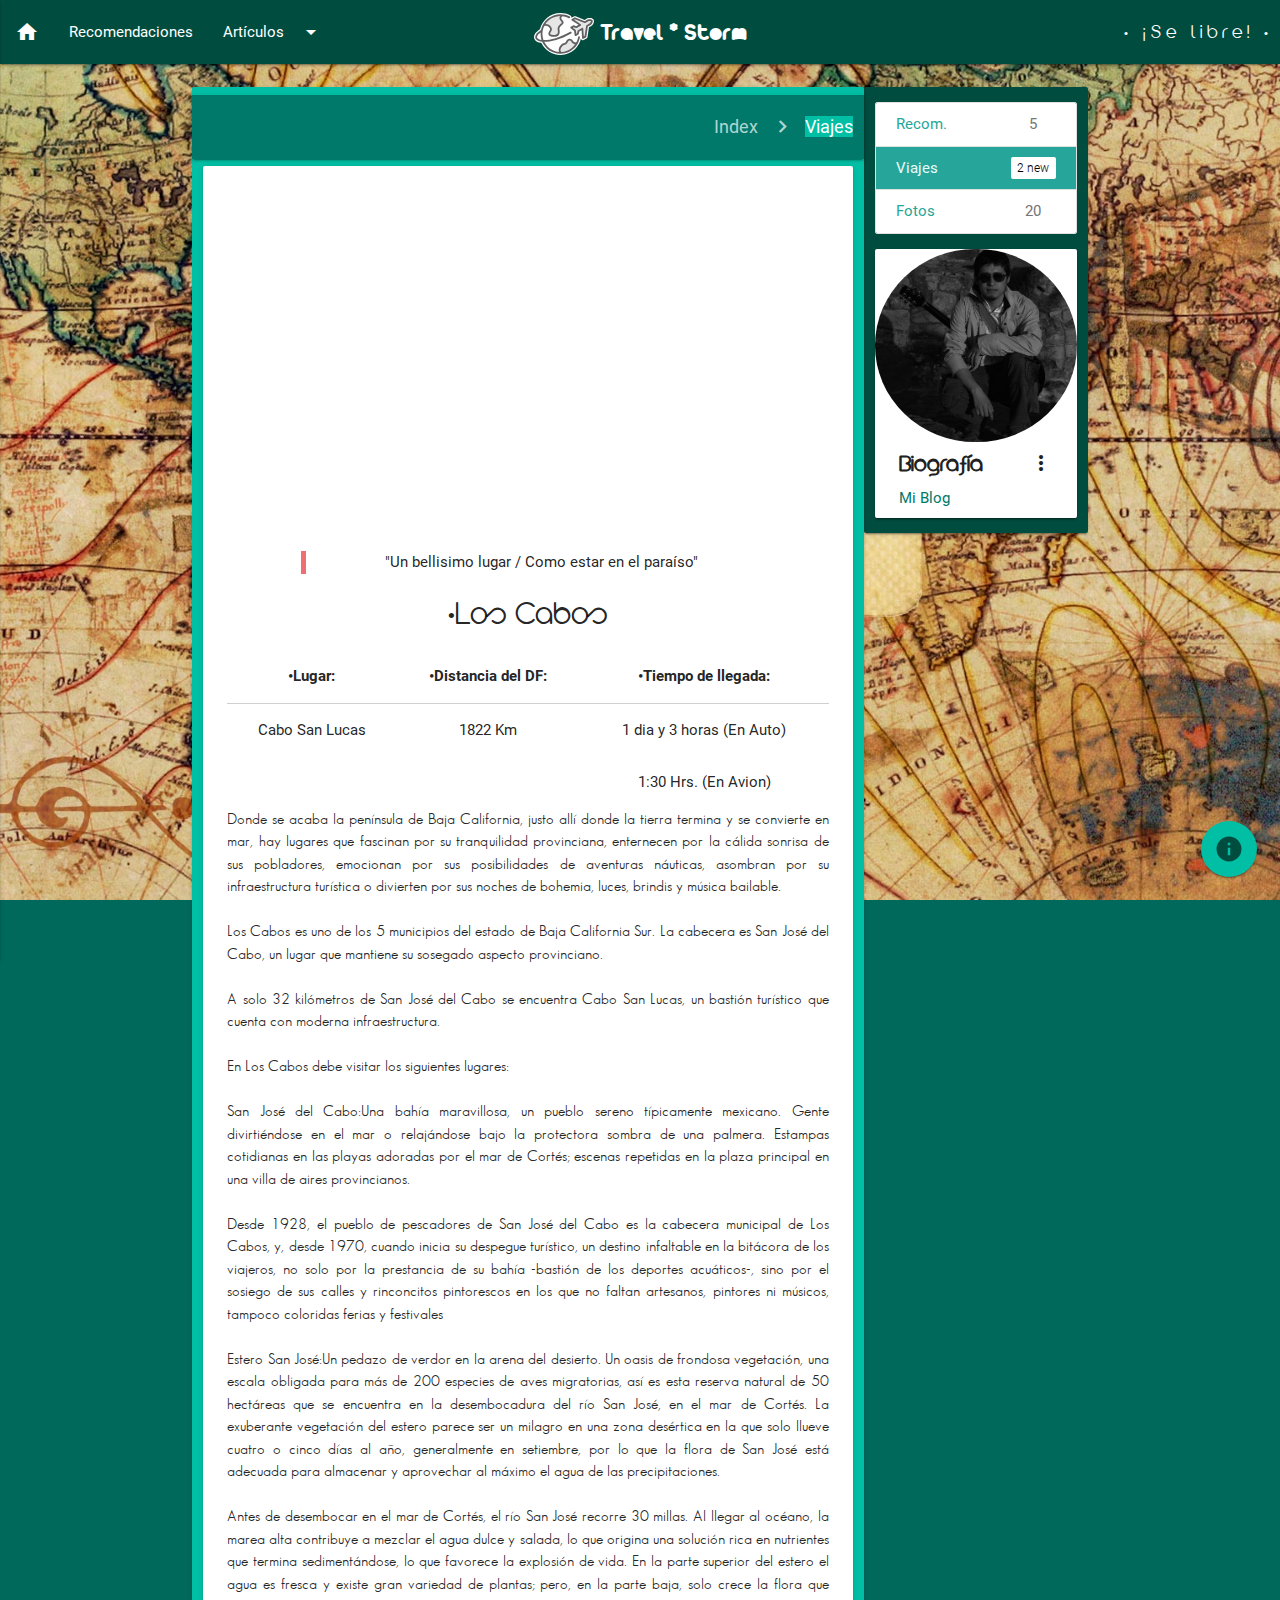
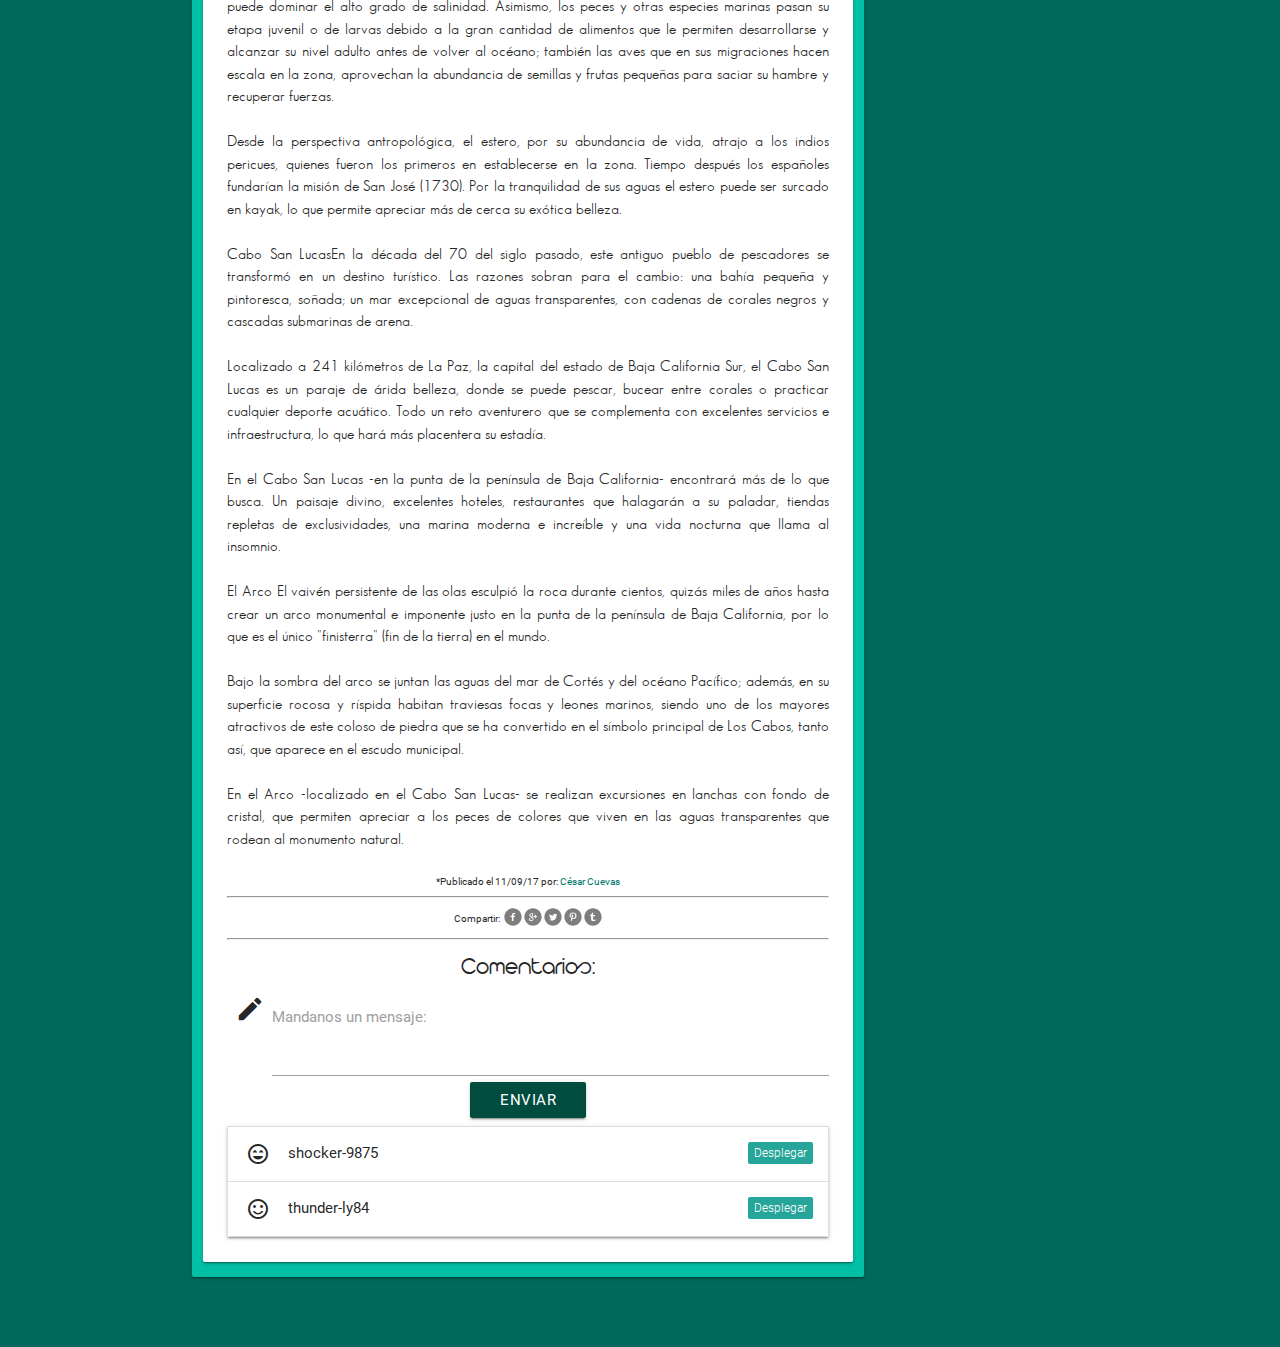
<file: viajes.html>
<!DOCTYPE html>
<html>

<head>
  <meta charset="utf-8">
  <meta name="viewport" content="initial-scale=1.0, width=device-width, user-scalable=no">
  <!--Importa la fuente de los íconos de Google-->
  <link href="https://fonts.googleapis.com/icon?family=Material+Icons" rel="stylesheet">
  <!--Importa la hojas de estilos de materialize css-->
  <link href="css/materialize.css" type="text/css" rel="stylesheet" media="screen,projection" />
  <link href="css/estilos.css" type="text/css" rel="stylesheet" media="screen,projection" />
  <title>Travel * Storm / Viajes</title>

  <body>

    <header class="navbar-fixed">

      <nav>
        <div class="nav-wrapper teal darken-4">
          <a class="brand-logo right hide-on-small-only slogan">• ¡Se libre! •</a>
          <a href="index.html" class="brand-logo center sombra"><img src="img/travel-storm-logo.svg" width="60px;" alt="Imagen Rota" title="Index"> Travel * Storm</a>
          <ul class="hide-on-med-and-down">
            <li><a href="index.html"><i class="material-icons">home</i></a></li>
            <li><a href="recomendaciones.html">Recomendaciones</a></li>
            <li><a class="dropdown-button" data-activates="dropdown1">Artículos<i class="material-icons right">arrow_drop_down</i></a></li>
          </ul>
          <ul id="slide-out" class="side-nav">
            <li>
              <div class="user-view">
                <h5 class="white-text center-align">•Ir a:</h5>
              </div>
            </li>
            <li>
              <div class="input-field padding-campodeentrada">
                <i class="material-icons prefix">search</i>
                <input class="validate" id="search" type="text">
                <label for="search">Artículo</label>
              </div>
            </li>
            <li>
              <div class="divider"></div>
            </li>
            <li><a href="recomendaciones.html" class="waves-effect">•Recomendaciones</a></li>
            <li class="active teal darken-4"><a href="viajes.html" class="waves-effect teal-text text-accent-2">•Viajes</a></li>
            <li><a href="fotos.html" class="waves-effect">•Fotos</a></li>
          </ul>
          <a href="#" data-activates="slide-out" class="button-collapse"><i class="material-icons">menu</i></a>

        </div>
      </nav>

      <!-- Estructura Desplegable -->
      <ul id="dropdown1" class="dropdown-content">
        <li><a href="#" class="center-align"><i class="material-icons">search</i>Buscar</a></li>
        <li class="divider"></li>
        <li class="active"><a href="viajes.html" class="center-align"><i class="material-icons">location_on</i>Viajes</a></li>
        <li><a href="fotos.html" class="center-align"><i class="material-icons">photo</i>Fotos</a></li>
      </ul>

    </header>

    <article class="row container section">

      <aside class="col s12 m4 l3 push-m8 push-l9 card-panel teal darken-4">

        <div class="collection">
          <a href="recomendaciones.html" class="collection-item"><span class="badge">5</span>Recom.</a>
          <a href="viajes.html" class="active collection-item"><span class="new badge white black-text">2</span>Viajes</a>
          <a href="fotos.html" class="collection-item"><span class="badge">20</span>Fotos</a>
        </div>

        <div class="card hide-on-small-only">
          <div class="card-image circle waves-effect waves-block waves-light">
            <img class="activator" src="img/biografia.jpg" alt="Imagen Rota" title="Biografía">
          </div>
          <div class="card-content">
            <span class="card-title activator grey-text text-darken-4">Biografía<i class="material-icons right">more_vert</i></span>
            <p><a href="http://rockforeverbe.blogspot.mx/" class="liga-bold teal-text text-darken-2">Mi Blog</a></p>
          </div>
          <div class="card-reveal">
            <span class="card-title teal-text text-darken-2"><strong>¡Hola!</strong><i class="material-icons right">close</i></span>
            <p class="justify-align tipo">♪♫♪ ♫♪ ♪ Pues tengo 2 ojos, una nariz, 2 brazos, 2 pies, etc. ♫ ♪♫ ♫ ♪</p>
          </div>
        </div>

      </aside>

      <div class="col s12 m8 l9 pull-m4 pull-l3 card-panel teal accent-4 padding-top-contenido">
        <div class="row margin-bottom-fila">

          <nav class="teal darken-2">
            <div class="nav-wrapper right">
              <div class="col s12">
                <a href="index.html" class="breadcrumb">Index</a>
                <a class="breadcrumb"><span class="teal accent-4">Viajes</span></a>
              </div>
            </div>
          </nav>

          <div class="col s12">
            <div class="card">
              <div class="video-container">
                <iframe width="560" height="315" src="https://www.youtube.com/embed/BYIepFtbsq4" frameborder="0" allowfullscreen></iframe>
              </div>
              <div class="container">
                <blockquote class="center-align">
                  "Un bellisimo lugar / Como estar en el paraíso"
                </blockquote>
              </div>
              <h4 class="tipo center-align">•Los Cabos</h4>
              <div class="card-content padding-comentarios">
                <table class="centered">
                  <thead>
                    <tr>
                      <th>•Lugar:</th>
                      <th>•Distancia del DF:</th>
                      <th>•Tiempo de llegada:</th>
                    </tr>
                  </thead>

                  <tbody>
                    <tr>
                      <td>Cabo San Lucas</td>
                      <td>1822 Km</td>
                      <td>1 dia y 3 horas (En Auto)</td>
                    </tr>
                    <tr>
                      <td></td>
                      <td></td>
                      <td>1:30 Hrs. (En Avion)</td>
                    </tr>
                  </tbody>
                </table>
                <p class="justify-align">Donde se acaba la península de Baja California, justo allí donde la tierra termina y se convierte en mar, hay lugares que fascinan por su tranquilidad provinciana, enternecen por la cálida sonrisa de sus pobladores, emocionan por sus posibilidades
                  de aventuras náuticas, asombran por su infraestructura turística o divierten por sus noches de bohemia, luces, brindis y música bailable.</p>
                <br>
                <p class="justify-align">Los Cabos es uno de los 5 municipios del estado de Baja California Sur. La cabecera es San José del Cabo, un lugar que mantiene su sosegado aspecto provinciano.</p>
                <br>
                <p class="justify-align">A solo 32 kilómetros de San José del Cabo se encuentra Cabo San Lucas, un bastión turístico que cuenta con moderna infraestructura.</p>
                <br>
                <p class="justify-align">En Los Cabos debe visitar los siguientes lugares:</p>
                <br>
                <p class="justify-align">San José del Cabo:Una bahía maravillosa, un pueblo sereno típicamente mexicano. Gente divirtiéndose en el mar o relajándose bajo la protectora sombra de una palmera. Estampas cotidianas en las playas adoradas por el mar de Cortés; escenas
                  repetidas en la plaza principal en una villa de aires provincianos.</p>
                <br>
                <p class="justify-align">Desde 1928, el pueblo de pescadores de San José del Cabo es la cabecera municipal de Los Cabos, y, desde 1970, cuando inicia su despegue turístico, un destino infaltable en la bitácora de los viajeros, no solo por la prestancia de su bahía
                  -bastión de los deportes acuáticos-, sino por el sosiego de sus calles y rinconcitos pintorescos en los que no faltan artesanos, pintores ni músicos, tampoco coloridas ferias y festivales</p>
                <br>
                <p class="justify-align">Estero San José:Un pedazo de verdor en la arena del desierto. Un oasis de frondosa vegetación, una escala obligada para más de 200 especies de aves migratorias, así es esta reserva natural de 50 hectáreas que se encuentra en la desembocadura
                  del río San José, en el mar de Cortés. La exuberante vegetación del estero parece ser un milagro en una zona desértica en la que solo llueve cuatro o cinco días al año, generalmente en setiembre, por lo que la flora de San José está
                  adecuada para almacenar y aprovechar al máximo el agua de las precipitaciones.</p>
                <br>
                <p class="justify-align">Antes de desembocar en el mar de Cortés, el río San José recorre 30 millas. Al llegar al océano, la marea alta contribuye a mezclar el agua dulce y salada, lo que origina una solución rica en nutrientes que termina sedimentándose, lo que
                  favorece la explosión de vida. En la parte superior del estero el agua es fresca y existe gran variedad de plantas; pero, en la parte baja, solo crece la flora que puede dominar el alto grado de salinidad. Asimismo, los peces y otras
                  especies marinas pasan su etapa juvenil o de larvas debido a la gran cantidad de alimentos que le permiten desarrollarse y alcanzar su nivel adulto antes de volver al océano; también las aves que en sus migraciones hacen escala en la
                  zona, aprovechan la abundancia de semillas y frutas pequeñas para saciar su hambre y recuperar fuerzas.</p>
                <br>
                <p class="justify-align">Desde la perspectiva antropológica, el estero, por su abundancia de vida, atrajo a los indios pericues, quienes fueron los primeros en establecerse en la zona. Tiempo después los españoles fundarían la misión de San José (1730). Por la
                  tranquilidad de sus aguas el estero puede ser surcado en kayak, lo que permite apreciar más de cerca su exótica belleza.</p>
                <br>
                <p class="justify-align">Cabo San LucasEn la década del 70 del siglo pasado, este antiguo pueblo de pescadores se transformó en un destino turístico. Las razones sobran para el cambio: una bahía pequeña y pintoresca, soñada; un mar excepcional de aguas transparentes,
                  con cadenas de corales negros y cascadas submarinas de arena.</p>
                <br>
                <p class="justify-align">Localizado a 241 kilómetros de La Paz, la capital del estado de Baja California Sur, el Cabo San Lucas es un paraje de árida belleza, donde se puede pescar, bucear entre corales o practicar cualquier deporte acuático. Todo un reto aventurero
                  que se complementa con excelentes servicios e infraestructura, lo que hará más placentera su estadía.</p>
                <br>
                <p class="justify-align">En el Cabo San Lucas -en la punta de la península de Baja California- encontrará más de lo que busca. Un paisaje divino, excelentes hoteles, restaurantes que halagarán a su paladar, tiendas repletas de exclusividades, una marina moderna
                  e increíble y una vida nocturna que llama al insomnio.</p>
                <br>
                <p class="justify-align">El Arco El vaivén persistente de las olas esculpió la roca durante cientos, quizás miles de años hasta crear un arco monumental e imponente justo en la punta de la península de Baja California, por lo que es el único "finisterra" (fin
                  de la tierra) en el mundo.</p>
                <br>
                <p class="justify-align">Bajo la sombra del arco se juntan las aguas del mar de Cortés y del océano Pacífico; además, en su superficie rocosa y ríspida habitan traviesas focas y leones marinos, siendo uno de los mayores atractivos de este coloso de piedra que
                  se ha convertido en el símbolo principal de Los Cabos, tanto así, que aparece en el escudo municipal.</p>
                <br>
                <p class="justify-align">En el Arco -localizado en el Cabo San Lucas- se realizan excursiones en lanchas con fondo de cristal, que permiten apreciar a los peces de colores que viven en las aguas transparentes que rodean al monumento natural.</p>
                <br>
                <p class="tamaño-p center-align">*Publicado el 11/09/17 por: <a href="#" class="liga-bold teal-text text-darken-2">César Cuevas</a></p>
                <hr>
                <div class="center-align">
                  <p class="display-compartir">Compartir: </p>
                  <div class="display-compartir centrado-horizontal">
                    <a href="#modal1a" class="opacidad waves-effect waves-light modal-trigger"><img src="entypo/facebook-with-circle.svg" alt="Enlace Roto" width="18px;"></a>
                    <a href="#modal1a" class="opacidad waves-effect waves-light modal-trigger"><img src="entypo/google+-with-circle.svg" alt="Enlace Roto" width="18px;"></a>
                    <a href="#modal1a" class="opacidad waves-effect waves-light modal-trigger"><img src="entypo/twitter-with-circle.svg" alt="Enlace Roto" width="18px;"></a>
                    <a href="#modal1a" class="opacidad waves-effect waves-light modal-trigger"><img src="entypo/pinterest-with-circle.svg" alt="Enlace Roto" width="18px;"></a>
                    <a href="#modal1a" class="opacidad waves-effect waves-light modal-trigger"><img src="entypo/tumblr-with-circle.svg" alt="Enlace Roto" width="18px;"></a>
                  </div>
                </div>
                <hr>
                <h5 class="center-align tipo">Comentarios:</h5>
                <form class="center-align">
                  <div class="input-field">
                    <i class="material-icons prefix">edit</i>
                    <textarea id="textarea1" class="materialize-textarea"></textarea>
                    <label for="textarea1">Mandanos un mensaje:</label>
                    <a href="#" class="waves-effect waves-light btn teal darken-4">Enviar</a
                  </div>
                </form>
                <ul class="collapsible" data-collapsible="accordion">
                  <li>
                    <div class="collapsible-header">
                      <i class="material-icons">sentiment_very_satisfied</i>
                      shocker-9875
                      <span class="new badge" data-badge-caption="Desplegar"></span>
                    </div>
                    <div class="collapsible-body">
                      <p class="justify-align">Lorem ipsum dolor sit amet, consectetur adipisicing elit, sed do eiusmod tempor incididunt ut
                        labore et dolore magna aliqua. Ut enim ad minim veniam, quis nostrud exercitation ullamco laboris
                        nisi ut aliquip ex ea commodo consequat. Duis aute irure dolor in reprehenderit in voluptate velit
                        esse cillum dolore eu fugiat nulla pariatur. Excepteur sint occaecat cupidatat non proident,
                        sunt in culpa qui officia deserunt mollit anim id est laborum.</p>
                        <div class="center-align">
                          <a href="#" class="tamaño-p liga-bold teal-text text-darken-2">Responder</a> / <a href="#" class="tamaño-p liga-bold teal-text text-darken-2">Reportar</a> / <a href="#" class="tamaño-p liga-bold teal-text text-darken-2">Bloquear</a>
                  </div>
              </div>
              </li>
              <li>
                <div class="collapsible-header">
                  <i class="material-icons">sentiment_satisfied</i> thunder-ly84
                  <span class="new badge" data-badge-caption="Desplegar"></span>
                </div>
                <div class="collapsible-body">
                  <p class="justify-align">Lorem ipsum dolor sit amet, consectetur adipisicing elit, sed do eiusmod tempor incididunt ut labore et dolore magna aliqua. Ut enim ad minim veniam, quis nostrud exercitation ullamco laboris nisi ut aliquip ex ea commodo consequat.
                    Duis aute irure dolor in reprehenderit in voluptate velit esse cillum dolore eu fugiat nulla pariatur. Excepteur sint occaecat cupidatat non proident, sunt in culpa qui officia deserunt mollit anim id est laborum.</p>
                  <div class="center-align">
                    <a href="#" class="tamaño-p liga-bold teal-text text-darken-2">Responder</a> / <a href="#" class="tamaño-p liga-bold teal-text text-darken-2">Reportar</a> / <a href="#" class="tamaño-p liga-bold teal-text text-darken-2">Bloquear</a>
                  </div>
                </div>
              </li>
              </ul>
            </div>
          </div>
        </div>

        <!-- Estructura del Modal 1 -->
        <div id="modal1a" class="modal">
          <div class="modal-content padding-inferior-modal">
            <h4 class="center-align teal-text text-darken-2 tipo">Los Cabos</h4>
            <div class="video-container">
              <iframe width="560" height="315" src="https://www.youtube.com/embed/BYIepFtbsq4" frameborder="0" allowfullscreen></iframe>
            </div>
            <p class="center-align">"Un bellisimo lugar / Como estar en el paraíso"</p>
          </div>
          <div class="modal-footer padding-boton centrado-horizontal">
            <a href="#modal1b" class="modal-action modal-close waves-effect waves-green btn modal-trigger teal darken-3">Compartir</a>
            <a class="modal-action modal-close waves-effect waves-green btn teal darken-3">Cancelar</a>
          </div>
        </div>

        <!-- Modal Structure 2 -->
        <div id="modal1b" class="modal bottom-sheet">
          <div class="modal-content padding-modal-content"><br>
            <h5 class="center-align">Gracias por compartir mis artículos</h5>
          </div>
          <div class="modal-footer">
            <a href="#!" class="modal-action modal-close waves-effect waves-green btn-flat">ok</a>
          </div>
        </div>

      </div>

      </div>

    </article>

    <footer class="fixed-action-btn toolbar">
      <a class="btn-floating btn-large teal accent-4">
        <i class="small material-icons color-copyright">info</i>
      </a>
      <ul>
        <li class="waves-effect waves-light"><a href="http://rockforeverbe.blogspot.mx/" target="_blank"><i class="material-icons">public</i></a></li>
        <li class="waves-effect waves-light"><a href="#"><i class="material-icons">copyright</i> 2017</a></li>
        <li class="waves-effect waves-light"><a href="mailto:isamuhikaru@hotmail.com" target="_blank"><i class="material-icons">face</i></a></li>
      </ul>
    </footer>


    <script type="text/javascript" src="https://code.jquery.com/jquery-2.1.1.min.js"></script>
    <script type="text/javascript" src="js/materialize.min.js"></script>
    <!-- Script para el menu lateral -->
    <script>
      $(document).ready(function() {
        $(".button-collapse").sideNav();
        $('.materialboxed').materialbox()
        $('.modal').modal();
        $('.slider').slider();
      })
    </script>
  </body>

</html>
</file>
<file: css/estilos.css>
/*Parece que solo funciona de esta manera la clase, sin quitarle las letras
de "material-icons" o de "md" (Esto en los dos grupos de clase de medida y en el
coloreado de los elementos activos e inactivos que hay escritos aquí)*/

/*Primer tipo de medidas que maneja Materialize (Este ancla mas con su semantica)*/
.material-icons.tiny {font-size: 1rem;}
.material-icons.small {font-size: 2rem;}
.material-icons.medium {font-size: 4rem;}
.material-icons.large {font-size: 6rem;}

/*Segundo tipo de medidas que maneja Materialize*/
.material-icons.md-18 { font-size: 18px; }
.material-icons.md-24 { font-size: 24px; }
.material-icons.md-36 { font-size: 36px; }
.material-icons.md-48 { font-size: 48px; }

/*Colorear lo elementos activos e inactivos*/
.md-activo { color: #00bfa5; }
.md-inactivo { color: #004d40; }

@font-face {
  font-family: aristaalternatelight;
  src: url(../fonts/aristaalternatelight.ttf);
}

@font-face {
  font-family: aristaalternatefull;
  src: url(../fonts/aristaalternatefull.ttf);
}

@font-face {
  font-family: bougan;
  src: url(../fonts/bougan.ttf);
}

.centrado-vertical-padre {
  display: -webkit-box!important;
  display: -ms-flexbox!important;
  display: flex!important;
}

.centrado-vertical-hijo-grupo {
  display: -webkit-box!important;
  display: -ms-flexbox!important;
  display: flex!important;
  -webkit-box-pack: center!important;
  -ms-flex-pack: center!important;
  justify-content: center!important;
  -webkit-box-orient: vertical!important;
  -webkit-box-direction: normal!important;
  -ms-flex-direction: column!important;
  flex-direction: column!important;
}

.centrado-vertical-hijo-repartido {
  display: -webkit-box!important;
  display: -ms-flexbox!important;
  display: flex!important;
  -ms-flex-pack: distribute!important;
  justify-content: space-around!important;
  -webkit-box-orient: vertical!important;
  -webkit-box-direction: normal!important;
  -ms-flex-direction: column!important;
  flex-direction: column!important;
}

.centrado-horizontal {
  margin: 0 auto!important;
  text-align: center!important;
}

.justify-align {
  text-align: justify!important;
}

body {
  background: #00695c;
  padding-bottom: 20px;
  background-attachment: fixed;
  background-repeat: no-repeat;
  background-position: center center;
  background-size: cover;
  background-image: url(../img/fondo.jpg);
}

.brand-logo {
  font-family: aristaalternatefull;
  font-size: 25px!important;
}

.sombra:hover {
  text-shadow: 0 0 10px black!important;
  color: #4db6ac!important;
}

.brand-logo img {
  vertical-align: middle;
}

nav {
  line-height: 50px;
}

nav .brand-logo.center {
  width: 250px;
}

nav div ul li:hover {
  background: aquamarine;
}

.slogan {
  font-family: aristaalternatelight;
  font-size: 20px!important;
  letter-spacing: 5px;
}

.dropdown-content i {
  margin: 0 auto!important;
}

aside {
  padding-top: 8px!important;
}

section {
  margin-top: 30px!important;
}

.padding-section {
  padding-top: 10px!important;
  padding-bottom: 10px!important;
}

.centrado-horizontal-section {
  margin: 0 auto;
  padding: 5px;
}

.tipo {
  font-family: aristaalternatelight;
}

.card-title {
  font-family: aristaalternatelight;
  font-weight: bold!important;
}

.titulo-sombra {
  text-shadow: 0 0 5px black, 0 0 5px black!important;
}

.card-content .justify-align {
  font-family: bougan;
}

.card-content {
  padding-top: 5px!important;
  padding-bottom: 8px!important;
}

.sombra-img:hover {
  -webkit-box-shadow: 0 4px 4px 0 #00695c;
  box-shadow: 0 4px 4px 0 #00695c;
}

.apilado img {
  margin: 10px;
  opacity: 0.5;
}

.apilado img:hover {
  opacity: 1;
}

#sidenav-overlay {
  z-index: -1;
}

.side-nav {
  background: #00bfa5;
}

.padding-campodeentrada {
  padding-left: 10px;
  padding-right: 10px;
}

.padding-campodeentrada label {
  color: white;
}

.input-field input[type=text]:focus+label {
  color: #00695c!important;
}

.input-field input[type=text]:focus {
  border-bottom: 1px solid #00695c!important;
}

.input-field .prefix.active {
  color: #00695c!important;
}

.margin-bottom-fila {
  margin-bottom: 0;
}

.padding-top-contenido {
  padding-top: 8px!important;
}

.margin-fila-escondida {
  margin-left: 2px!important;
  margin-right: 2px!important;
}

.alineado-compartir {
  text-align: center!important;
}

.display-compartir {
  display: inline-block;
  font-size: 10px;
}

.opacidad {
  opacity: 0.5!important;
}

.opacidad:hover {
  opacity: 1!important;
}

.tamaño-p {
  font-size: 10px;
}

.padding-modal-content {
  padding: 0!important;
}

.padding-modal-content h5 {
  margin: 0!important;
}

.padding-boton a {
  padding-left: 12px!important;
  padding-right: 12px!important;
}

.padding-inferior-modal {
  padding-bottom: 0!important;
}

.color-copyright {
  color: #004d40!important;
}

footer i {
  vertical-align: middle;
}

.liga-bold:hover {
  font-weight: bold;
}

.padding-comentarios {
  padding-bottom: 10px!important;
}

textarea {
  margin-bottom: 0!important;
}

@media (min-width: 992px) {
  nav {
    line-height: 64px!important;
  }
  .query-vertical {
    display: -webkit-box!important;
    display: -ms-flexbox!important;
    display: flex!important;
  }
  .apilado img {
    display: block;
    margin: auto;
  }
  .apilado {
    display: -webkit-box!important;
    display: -ms-flexbox!important;
    display: flex!important;
    -ms-flex-pack: distribute!important;
    justify-content: space-around!important;
    -webkit-box-orient: vertical!important;
    -webkit-box-direction: normal!important;
    -ms-flex-direction: column!important;
    flex-direction: column!important;
  }
  .quitar-padding {
    padding: 0!important;
  }
}

@media (min-width: 601px) and (max-width: 991px) {
  .query-vertical {
    display: -webkit-box!important;
    display: -ms-flexbox!important;
    display: flex!important;
  }
  .apilado img {
    display: block;
    margin: auto;
  }
  .apilado {
    display: -webkit-box!important;
    display: -ms-flexbox!important;
    display: flex!important;
    -ms-flex-pack: distribute!important;
    justify-content: space-around!important;
    -webkit-box-orient: vertical!important;
    -webkit-box-direction: normal!important;
    -ms-flex-direction: column!important;
    flex-direction: column!important;
  }
  .quitar-padding {
    padding: 0!important;
  }
}

@media (max-width:600px) {
  .apilado {
    display: -webkit-box!important;
    display: -ms-flexbox!important;
    display: flex!important;
    -ms-flex-pack: distribute!important;
    justify-content: space-around!important;
  }
  .apilado a img {
    float: left!important;
  }
  .padding-inferior-smartphone {
    padding-bottom: 10px!important;
  }
}


/* Media Query para el centrado total del logo del Nav */

@media only screen and (min-width: 601px) {
  nav {
    line-height: 60px;
  }
}
</file>
